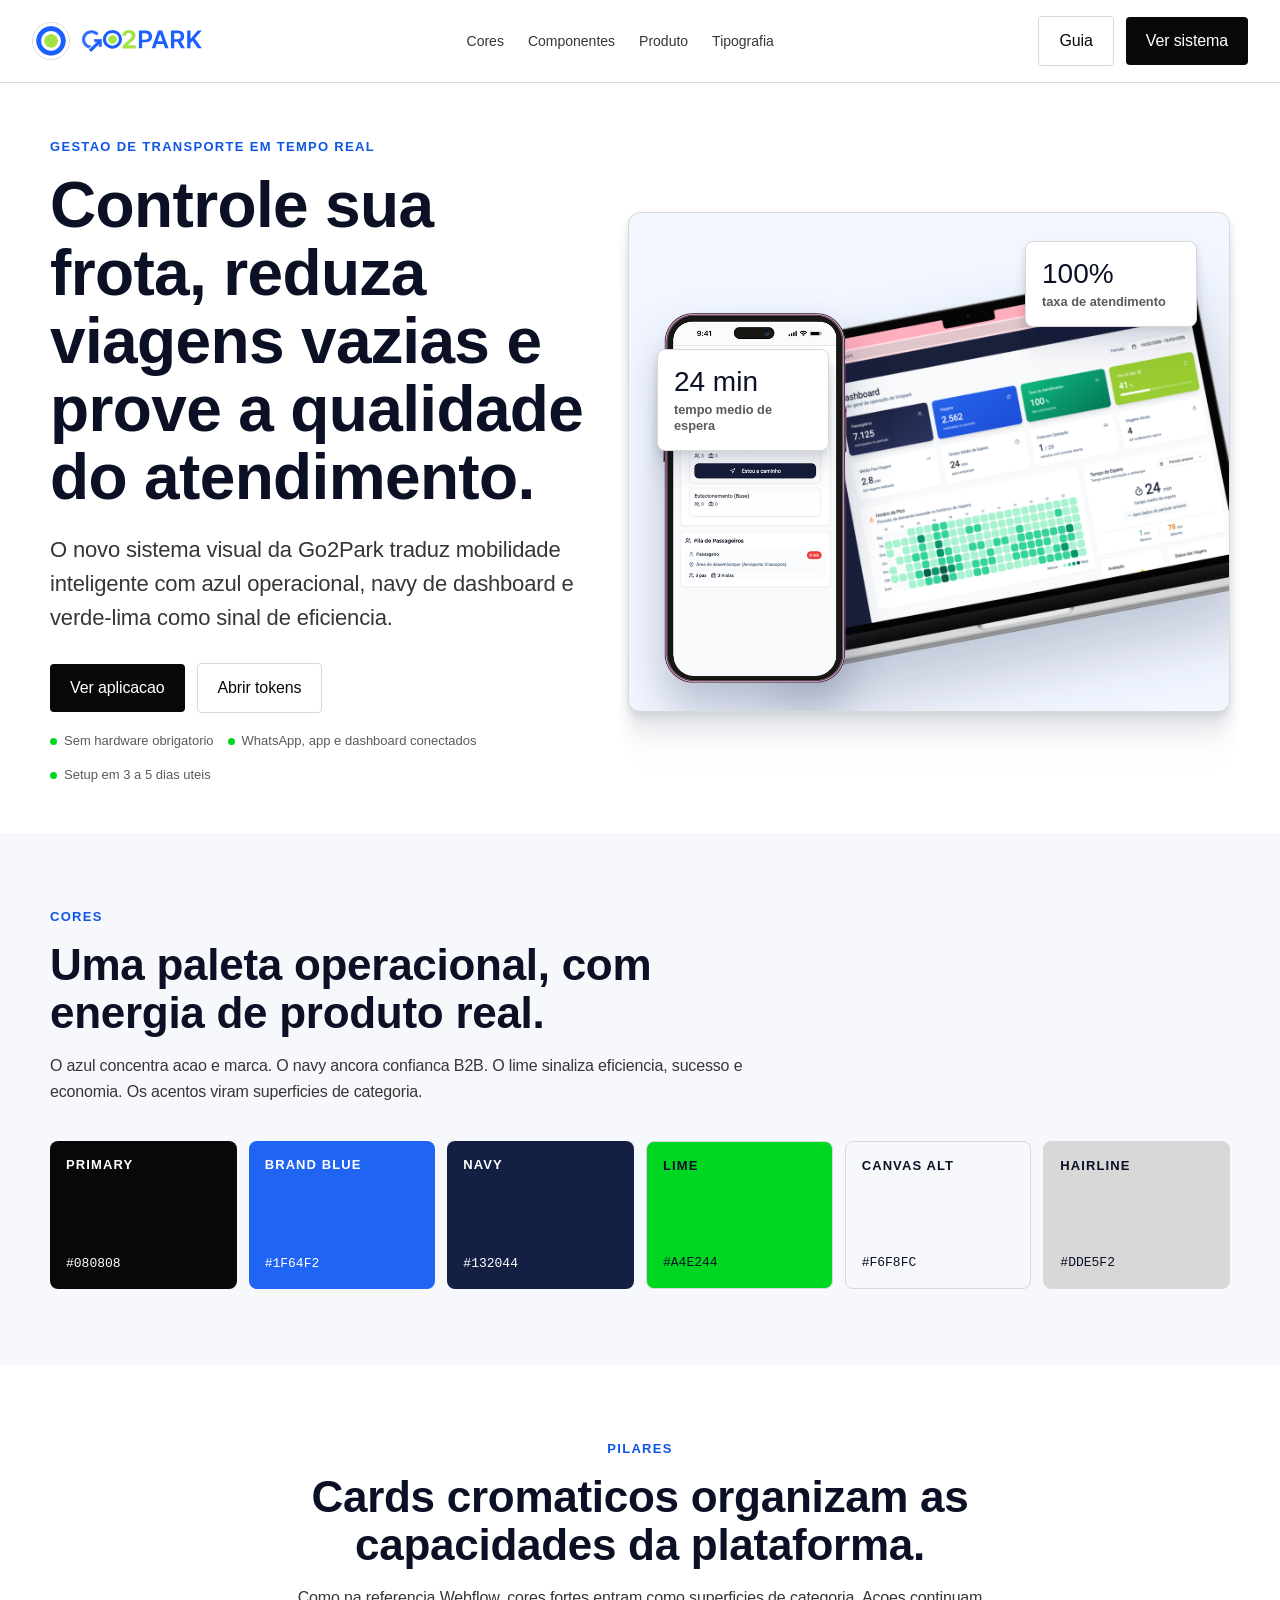
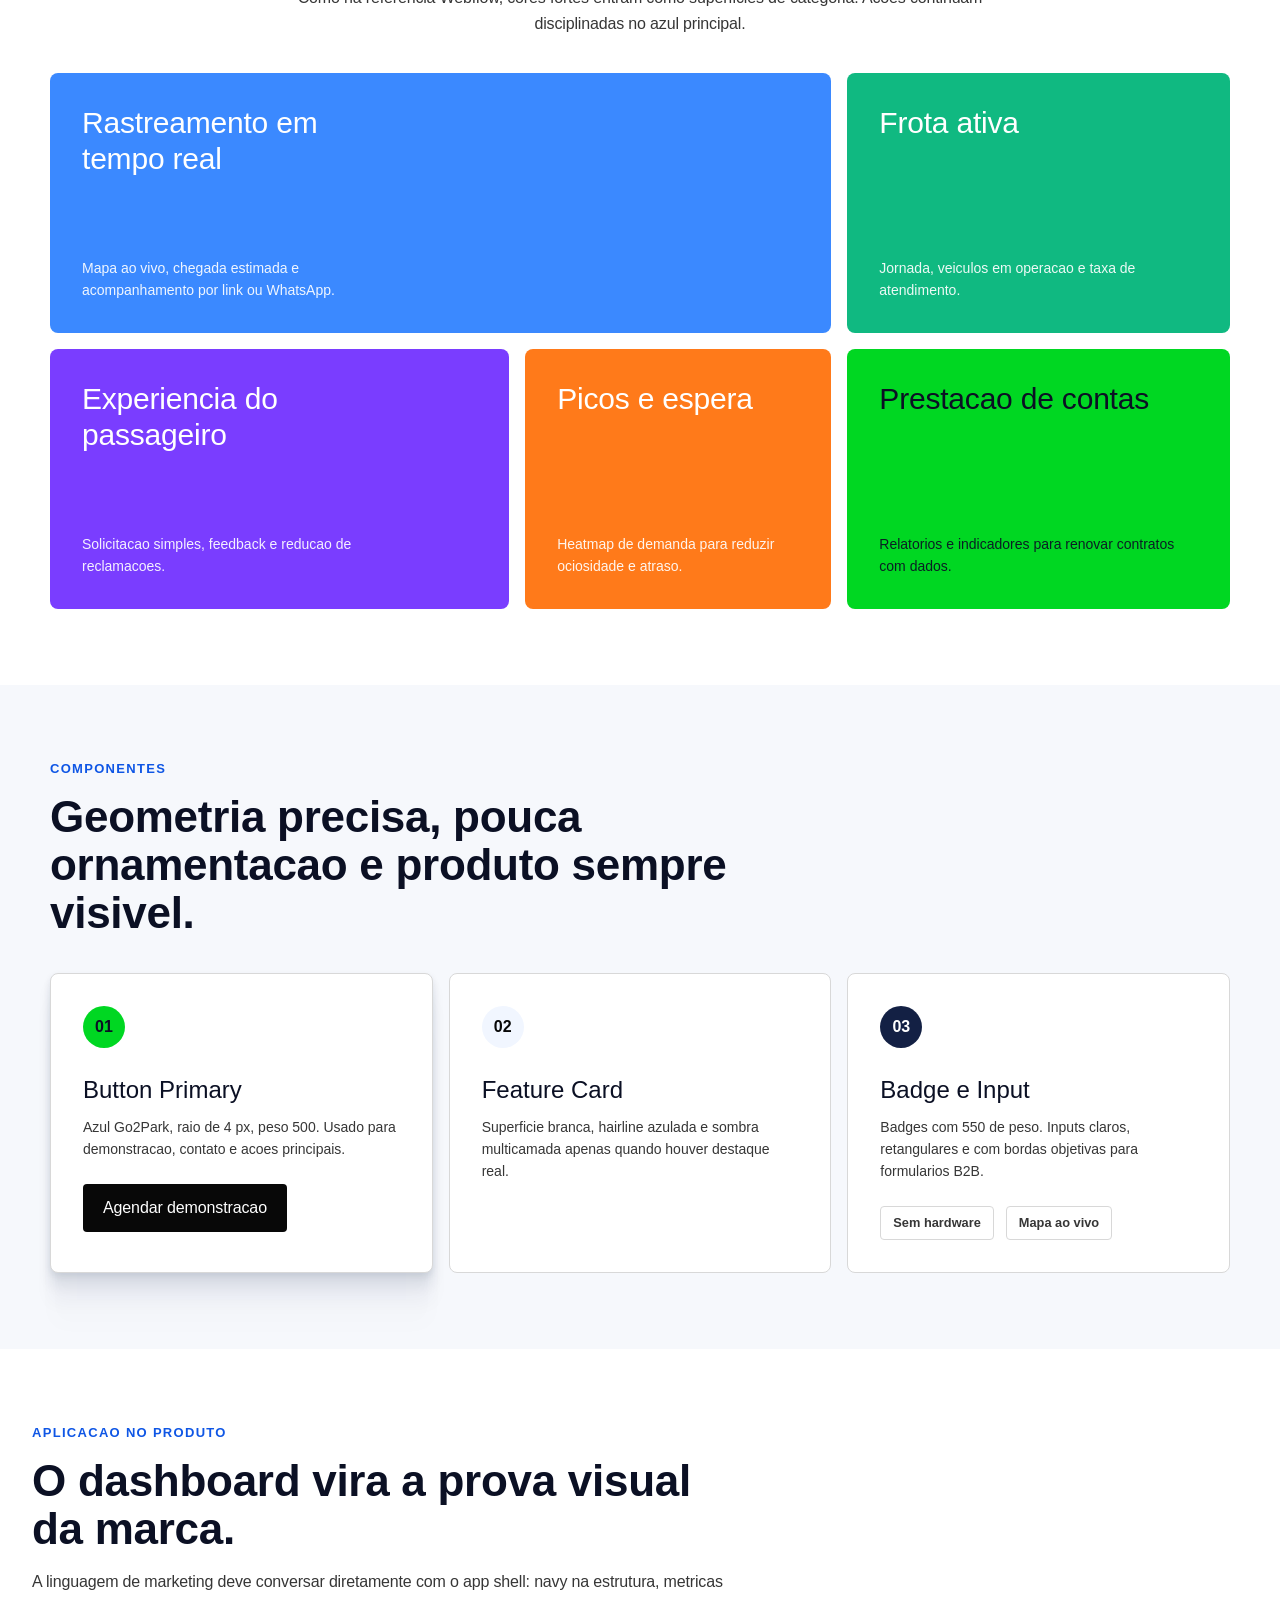
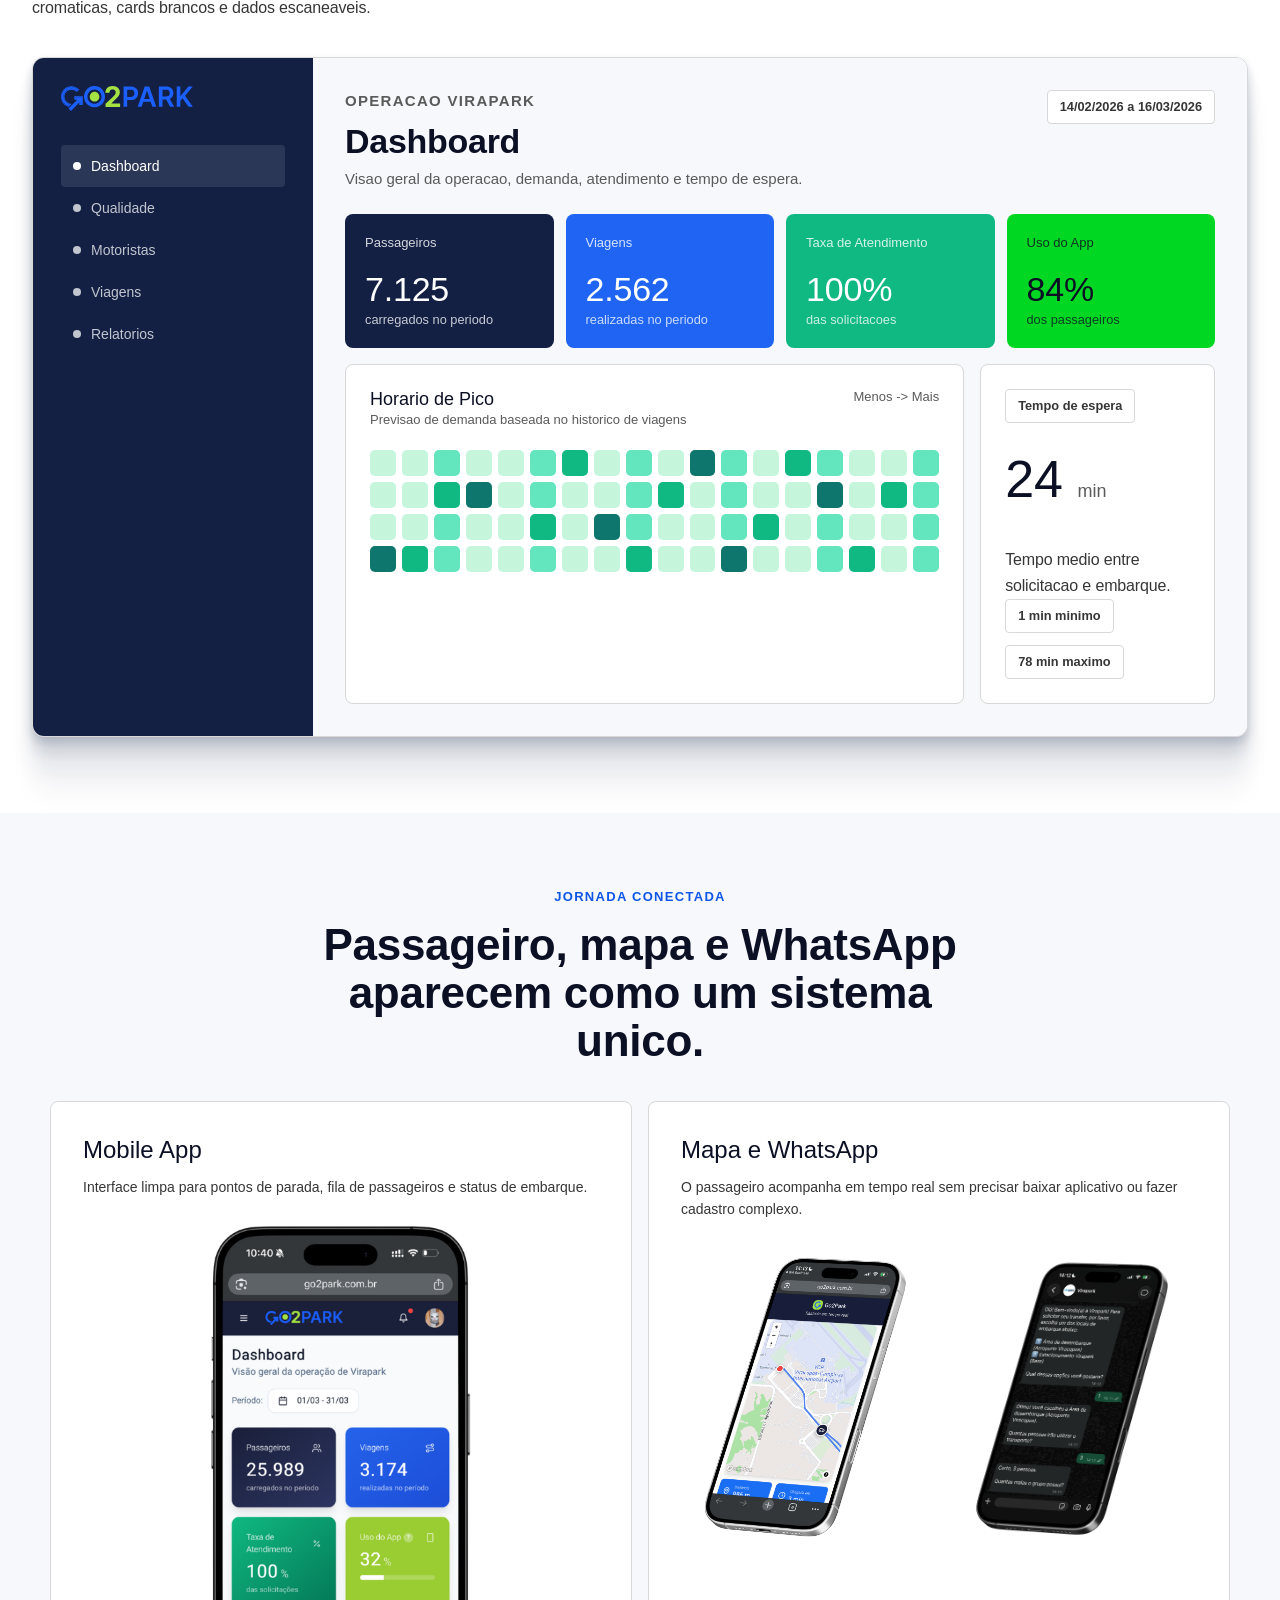
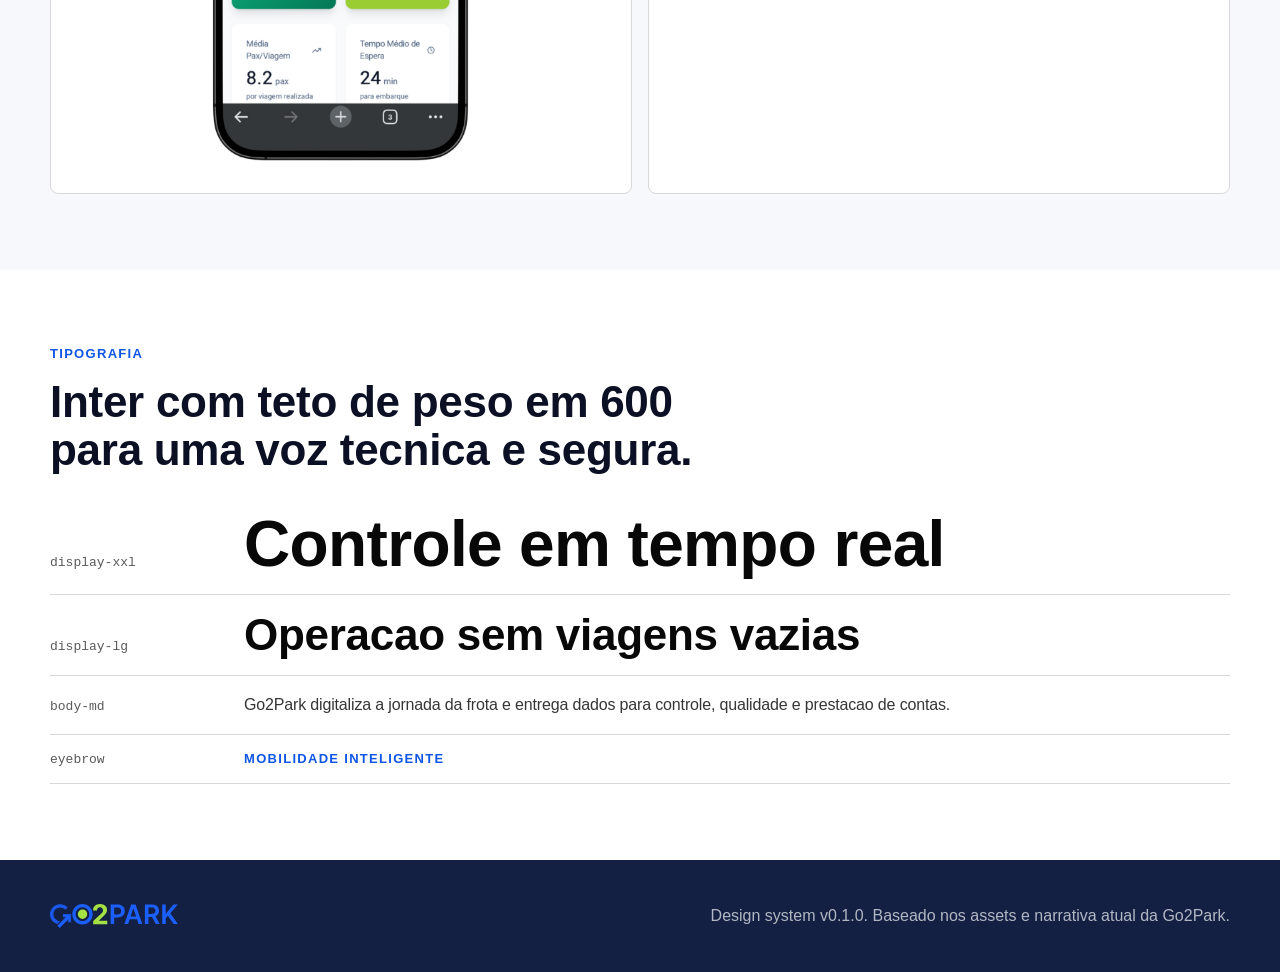
<file: index.html>
<!doctype html>
<html lang="pt-BR">
  <head>
    <meta charset="utf-8" />
    <meta name="viewport" content="width=device-width, initial-scale=1" />
    <title>Go2Park Design System</title>
    <style>
      :root {
        --g2p-primary: #080808;
        --g2p-primary-deep: #222222;
        --g2p-brand-blue: #1f64f2;
        --g2p-brand-blue-deep: #0f56e5;
        --g2p-navy: #132044;
        --g2p-navy-strong: #0b1024;
        --g2p-lime: #00d722;
        --g2p-lime-strong: #00b81d;
        --g2p-brand-lime: #a4e244;
        --g2p-route-blue: #3b89ff;
        --g2p-fleet-green: #10b981;
        --g2p-passenger-purple: #7a3dff;
        --g2p-wait-orange: #ff7a1a;
        --g2p-alert-red: #ef3340;
        --g2p-contract-yellow: #ffb020;
        --g2p-canvas: #ffffff;
        --g2p-canvas-alt: #f6f8fc;
        --g2p-panel-tint: #f1f6ff;
        --g2p-hairline: #d8d8d8;
        --g2p-hairline-strong: #c7d3e6;
        --g2p-ink: #080808;
        --g2p-body: #363636;
        --g2p-body-mid: #5a5a5a;
        --g2p-muted: #898989;
        --radius-sm: 4px;
        --radius-md: 8px;
        --radius-lg: 12px;
        --shadow-2: 0 84px 24px rgba(15, 32, 68, 0), 0 54px 22px rgba(15, 32, 68, 0.01), 0 30px 18px rgba(15, 32, 68, 0.04), 0 13px 13px rgba(15, 32, 68, 0.08), 0 3px 7px rgba(15, 32, 68, 0.09);
        --shadow-3: 0 96px 32px rgba(15, 32, 68, 0), 0 58px 26px rgba(15, 32, 68, 0.04), 0 32px 22px rgba(15, 32, 68, 0.08), 0 14px 14px rgba(15, 32, 68, 0.12), 0 4px 8px rgba(15, 32, 68, 0.14);
      }

      * {
        box-sizing: border-box;
      }

      html {
        scroll-behavior: smooth;
      }

      section {
        scroll-margin-top: 92px;
      }

      body {
        margin: 0;
        background: var(--g2p-canvas);
        color: var(--g2p-ink);
        font-family: Inter, Arial, Helvetica, sans-serif;
        font-feature-settings: "cv02", "cv03", "cv04";
      }

      img {
        display: block;
        max-width: 100%;
      }

      a {
        color: inherit;
        text-decoration: none;
      }

      .shell {
        min-height: 100vh;
      }

      .nav {
        position: sticky;
        top: 0;
        z-index: 10;
        display: flex;
        align-items: center;
        justify-content: space-between;
        gap: 24px;
        padding: 16px 32px;
        background: rgba(255, 255, 255, 0.92);
        border-bottom: 1px solid var(--g2p-hairline);
        backdrop-filter: blur(16px);
      }

      .brand {
        display: flex;
        align-items: center;
        gap: 12px;
        min-width: 154px;
      }

      .brand-mark {
        width: 38px;
        height: 38px;
        border: 1px solid var(--g2p-hairline);
        border-radius: 9999px;
        object-fit: cover;
      }

      .brand-word {
        width: 120px;
      }

      .nav-links {
        display: flex;
        align-items: center;
        gap: 24px;
        color: var(--g2p-body);
        font-size: 14px;
        font-weight: 500;
      }

      .nav-actions {
        display: flex;
        align-items: center;
        gap: 12px;
      }

      .container {
        width: min(1180px, calc(100% - 64px));
        margin: 0 auto;
      }

      .wide-container {
        width: min(1280px, calc(100% - 64px));
        margin: 0 auto;
      }

      .hero {
        padding: 56px 0 48px;
      }

      .hero-grid {
        display: grid;
        grid-template-columns: minmax(0, 0.94fr) minmax(420px, 1.06fr);
        gap: 44px;
        align-items: center;
      }

      .eyebrow {
        margin: 0 0 16px;
        color: var(--g2p-brand-blue-deep);
        font-size: 13px;
        font-weight: 600;
        line-height: 16px;
        letter-spacing: 1.3px;
        text-transform: uppercase;
      }

      h1,
      h2,
      h3,
      p {
        margin-top: 0;
      }

      h1 {
        max-width: 760px;
        margin-bottom: 22px;
        color: var(--g2p-navy-strong);
        font-size: 64px;
        font-weight: 600;
        line-height: 68px;
        letter-spacing: -0.64px;
      }

      h2 {
        margin-bottom: 16px;
        color: var(--g2p-navy-strong);
        font-size: 44px;
        font-weight: 600;
        line-height: 48px;
        letter-spacing: -0.28px;
      }

      h3 {
        margin-bottom: 10px;
        color: var(--g2p-navy-strong);
        font-size: 24px;
        font-weight: 500;
        line-height: 32px;
      }

      .lead {
        max-width: 620px;
        margin-bottom: 28px;
        color: var(--g2p-body);
        font-size: 22px;
        font-weight: 400;
        line-height: 34px;
        letter-spacing: -0.16px;
      }

      .button-row {
        display: flex;
        flex-wrap: wrap;
        gap: 12px;
        align-items: center;
      }

      .button {
        display: inline-flex;
        min-height: 48px;
        align-items: center;
        justify-content: center;
        gap: 8px;
        border-radius: var(--radius-sm);
        padding: 12px 20px;
        font-size: 16px;
        font-weight: 500;
        line-height: 24px;
        letter-spacing: -0.12px;
        white-space: nowrap;
      }

      .button-primary {
        background: var(--g2p-primary);
        color: #ffffff;
      }

      .button-secondary {
        background: #ffffff;
        border: 1px solid var(--g2p-hairline);
        color: var(--g2p-ink);
      }

      .button-lime {
        background: var(--g2p-lime);
        color: var(--g2p-navy-strong);
      }

      .hero-notes {
        display: flex;
        flex-wrap: wrap;
        gap: 14px;
        margin-top: 18px;
        color: var(--g2p-body-mid);
        font-size: 13px;
        line-height: 20px;
      }

      .note {
        display: inline-flex;
        align-items: center;
        gap: 7px;
      }

      .note::before {
        width: 7px;
        height: 7px;
        background: var(--g2p-lime);
        border-radius: 9999px;
        content: "";
      }

      .hero-visual {
        position: relative;
        min-height: 500px;
        padding: 26px;
        overflow: hidden;
        background: var(--g2p-panel-tint);
        border: 1px solid var(--g2p-hairline);
        border-radius: var(--radius-lg);
        box-shadow: var(--shadow-2);
      }

      .dashboard-mockup {
        position: absolute;
        right: -68px;
        bottom: 28px;
        width: min(760px, 108%);
        filter: drop-shadow(0 36px 32px rgba(19, 32, 68, 0.22));
      }

      .phone-mockup {
        position: absolute;
        left: 34px;
        bottom: 28px;
        width: 184px;
        filter: drop-shadow(0 26px 22px rgba(19, 32, 68, 0.26));
      }

      .floating-metric {
        position: absolute;
        z-index: 2;
        width: 172px;
        padding: 16px;
        background: #ffffff;
        border: 1px solid var(--g2p-hairline);
        border-radius: var(--radius-md);
        box-shadow: var(--shadow-2);
      }

      .floating-metric strong {
        display: block;
        color: var(--g2p-navy-strong);
        font-size: 28px;
        font-weight: 500;
        line-height: 32px;
      }

      .floating-metric span {
        display: block;
        margin-top: 4px;
        color: var(--g2p-body-mid);
        font-size: 12.8px;
        font-weight: 550;
        line-height: 16px;
      }

      .metric-a {
        top: 28px;
        right: 32px;
      }

      .metric-b {
        top: 136px;
        left: 28px;
      }

      .band {
        padding: 76px 0;
      }

      .band-alt {
        background: var(--g2p-canvas-alt);
      }

      .section-head {
        max-width: 720px;
        margin-bottom: 36px;
      }

      .section-head.center {
        margin-right: auto;
        margin-left: auto;
        text-align: center;
      }

      .section-copy {
        margin-bottom: 0;
        color: var(--g2p-body);
        font-size: 16px;
        line-height: 26px;
        letter-spacing: -0.16px;
      }

      .swatch-grid {
        display: grid;
        grid-template-columns: repeat(6, minmax(0, 1fr));
        gap: 12px;
      }

      .swatch {
        min-height: 148px;
        display: flex;
        flex-direction: column;
        justify-content: space-between;
        padding: 16px;
        border-radius: var(--radius-md);
        color: #ffffff;
      }

      .swatch.light {
        color: var(--g2p-navy-strong);
        border: 1px solid var(--g2p-hairline);
      }

      .swatch-name {
        font-size: 13px;
        font-weight: 600;
        line-height: 16px;
        letter-spacing: 1.1px;
        text-transform: uppercase;
      }

      .swatch-value {
        font-family: Inconsolata, "DM Mono", ui-monospace, monospace;
        font-size: 13px;
        line-height: 18px;
      }

      .card-grid {
        display: grid;
        grid-template-columns: repeat(3, minmax(0, 1fr));
        gap: 16px;
      }

      .feature-card,
      .component-card {
        min-height: 238px;
        padding: 32px;
        background: #ffffff;
        border: 1px solid var(--g2p-hairline);
        border-radius: var(--radius-md);
      }

      .feature-card.elevated {
        box-shadow: var(--shadow-2);
      }

      .feature-icon {
        display: grid;
        width: 42px;
        height: 42px;
        margin-bottom: 26px;
        place-items: center;
        border-radius: 9999px;
        color: var(--g2p-navy-strong);
        font-weight: 600;
      }

      .feature-card p,
      .component-card p {
        margin-bottom: 0;
        color: var(--g2p-body);
        font-size: 14px;
        line-height: 22px;
      }

      .category-grid {
        display: grid;
        grid-template-columns: 1.2fr 0.8fr 1fr;
        gap: 16px;
      }

      .category-card {
        min-height: 260px;
        display: flex;
        flex-direction: column;
        justify-content: space-between;
        padding: 32px;
        border-radius: var(--radius-md);
        color: #ffffff;
      }

      .category-card strong {
        display: block;
        max-width: 320px;
        font-size: 30px;
        font-weight: 500;
        line-height: 36px;
        letter-spacing: -0.2px;
      }

      .category-card span {
        max-width: 300px;
        font-size: 14px;
        line-height: 22px;
        opacity: 0.92;
      }

      .category-card.lime {
        color: var(--g2p-navy-strong);
      }

      .category-card.large {
        grid-column: span 2;
      }

      .product-frame {
        display: grid;
        grid-template-columns: 280px minmax(0, 1fr);
        min-height: 620px;
        overflow: hidden;
        background: #ffffff;
        border: 1px solid var(--g2p-hairline);
        border-radius: var(--radius-lg);
        box-shadow: var(--shadow-3);
      }

      .sidebar {
        padding: 28px;
        background: var(--g2p-navy);
        color: #ffffff;
      }

      .sidebar .brand-word {
        width: 132px;
        margin-bottom: 34px;
      }

      .side-link {
        display: flex;
        align-items: center;
        gap: 10px;
        min-height: 42px;
        padding: 10px 12px;
        border-radius: var(--radius-sm);
        color: rgba(255, 255, 255, 0.74);
        font-size: 14px;
        font-weight: 500;
      }

      .side-link.active {
        background: rgba(255, 255, 255, 0.1);
        color: #ffffff;
      }

      .side-dot {
        width: 8px;
        height: 8px;
        border-radius: 9999px;
        background: currentColor;
      }

      .product-main {
        padding: 32px;
        background: var(--g2p-canvas-alt);
      }

      .product-top {
        display: flex;
        align-items: flex-start;
        justify-content: space-between;
        gap: 24px;
        margin-bottom: 24px;
      }

      .product-top p {
        margin-bottom: 0;
        color: var(--g2p-body-mid);
        font-size: 15px;
        line-height: 22px;
      }

      .chip {
        display: inline-flex;
        align-items: center;
        justify-content: center;
        min-height: 34px;
        padding: 8px 12px;
        border: 1px solid var(--g2p-hairline);
        border-radius: var(--radius-sm);
        background: #ffffff;
        color: var(--g2p-body);
        font-size: 12.8px;
        font-weight: 550;
        line-height: 16px;
      }

      .metric-grid {
        display: grid;
        grid-template-columns: repeat(4, minmax(0, 1fr));
        gap: 12px;
        margin-bottom: 16px;
      }

      .dash-card {
        min-height: 132px;
        padding: 20px;
        border-radius: var(--radius-md);
        background: #ffffff;
        border: 1px solid var(--g2p-hairline);
      }

      .dash-card.dark,
      .dash-card.blue,
      .dash-card.green,
      .dash-card.lime {
        color: #ffffff;
        border: 0;
      }

      .dash-card.dark {
        background: var(--g2p-navy);
      }

      .dash-card.blue {
        background: var(--g2p-brand-blue);
      }

      .dash-card.green {
        background: var(--g2p-fleet-green);
      }

      .dash-card.lime {
        background: var(--g2p-lime);
        color: var(--g2p-navy-strong);
      }

      .dash-label {
        display: block;
        margin-bottom: 18px;
        font-size: 13px;
        line-height: 18px;
        opacity: 0.82;
      }

      .dash-value {
        display: block;
        font-size: 34px;
        font-weight: 500;
        line-height: 38px;
        letter-spacing: -0.2px;
      }

      .dash-caption {
        display: block;
        margin-top: 4px;
        font-size: 12.8px;
        line-height: 16px;
        opacity: 0.76;
      }

      .data-grid {
        display: grid;
        grid-template-columns: 1.45fr 0.55fr;
        gap: 16px;
      }

      .heatmap,
      .wait-card {
        padding: 24px;
        background: #ffffff;
        border: 1px solid var(--g2p-hairline);
        border-radius: var(--radius-md);
      }

      .heatmap-title {
        display: flex;
        justify-content: space-between;
        gap: 16px;
        margin-bottom: 22px;
      }

      .heatmap-title strong {
        color: var(--g2p-navy-strong);
        font-size: 18px;
        font-weight: 500;
      }

      .heatmap-title span {
        color: var(--g2p-body-mid);
        font-size: 13px;
      }

      .heatmap-cells {
        display: grid;
        grid-template-columns: repeat(18, 1fr);
        gap: 6px;
      }

      .heatmap-cells i {
        aspect-ratio: 1;
        border-radius: 5px;
        background: #c5f6dc;
      }

      .heatmap-cells i:nth-child(3n) {
        background: #63e6be;
      }

      .heatmap-cells i:nth-child(7n) {
        background: #10b981;
      }

      .heatmap-cells i:nth-child(11n) {
        background: #0f766e;
      }

      .wait-card {
        display: flex;
        flex-direction: column;
        justify-content: space-between;
      }

      .wait-number {
        margin: 28px 0;
        color: var(--g2p-navy-strong);
        font-size: 52px;
        font-weight: 500;
        line-height: 56px;
      }

      .wait-number span {
        color: var(--g2p-body-mid);
        font-size: 18px;
      }

      .component-grid {
        display: grid;
        grid-template-columns: repeat(2, minmax(0, 1fr));
        gap: 16px;
      }

      .type-sample {
        display: grid;
        gap: 16px;
      }

      .type-row {
        display: grid;
        grid-template-columns: 170px minmax(0, 1fr);
        gap: 24px;
        align-items: baseline;
        padding-bottom: 16px;
        border-bottom: 1px solid var(--g2p-hairline);
      }

      .type-token {
        color: var(--g2p-body-mid);
        font-family: Inconsolata, "DM Mono", ui-monospace, monospace;
        font-size: 13px;
      }

      .footer {
        padding: 44px 0;
        background: var(--g2p-navy);
        color: rgba(255, 255, 255, 0.68);
      }

      .footer-inner {
        display: flex;
        align-items: center;
        justify-content: space-between;
        gap: 24px;
      }

      .footer img {
        width: 128px;
      }

      @media (max-width: 1040px) {
        .hero-grid,
        .product-frame {
          grid-template-columns: 1fr;
        }

        .hero-visual {
          min-height: 560px;
        }

        .sidebar {
          display: none;
        }

        .swatch-grid {
          grid-template-columns: repeat(3, minmax(0, 1fr));
        }

        .metric-grid,
        .card-grid,
        .category-grid,
        .data-grid {
          grid-template-columns: repeat(2, minmax(0, 1fr));
        }

        .category-card.large {
          grid-column: span 2;
        }
      }

      @media (max-width: 720px) {
        .container,
        .wide-container {
          width: min(100% - 40px, 1180px);
        }

        .nav {
          padding: 14px 20px;
        }

        .nav-links {
          display: none;
        }

        .nav-actions .button-secondary {
          display: none;
        }

        .hero {
          padding-top: 48px;
        }

        h1 {
          font-size: 44px;
          line-height: 48px;
          letter-spacing: -0.44px;
        }

        h2 {
          font-size: 34px;
          line-height: 38px;
          letter-spacing: -0.2px;
        }

        .lead {
          font-size: 18px;
          line-height: 29px;
        }

        .hero-visual {
          min-height: 480px;
          padding: 18px;
        }

        .dashboard-mockup {
          right: -170px;
          bottom: 42px;
          width: 680px;
        }

        .phone-mockup {
          left: 18px;
          width: 150px;
        }

        .floating-metric {
          width: 150px;
        }

        .metric-a {
          right: 16px;
        }

        .metric-b {
          top: 118px;
          left: 16px;
        }

        .swatch-grid,
        .metric-grid,
        .card-grid,
        .category-grid,
        .data-grid,
        .component-grid {
          grid-template-columns: 1fr;
        }

        .category-card.large {
          grid-column: span 1;
        }

        .product-main {
          padding: 20px;
        }

        .heatmap-cells {
          grid-template-columns: repeat(9, 1fr);
        }

        .type-row {
          grid-template-columns: 1fr;
          gap: 8px;
        }

        .footer-inner {
          align-items: flex-start;
          flex-direction: column;
        }
      }
    </style>
  </head>
  <body>
    <div class="shell">
      <nav class="nav">
        <a href="#" class="brand" aria-label="Go2Park">
          <img class="brand-mark" src="assets/go2park-icon.png" alt="" />
          <img class="brand-word" src="assets/go2park-logo.svg" alt="Go2Park" />
        </a>
        <div class="nav-links" aria-label="Navegacao">
          <a href="#colors">Cores</a>
          <a href="#components">Componentes</a>
          <a href="#product">Produto</a>
          <a href="#typography">Tipografia</a>
        </div>
        <div class="nav-actions">
          <a class="button button-secondary" href="docs/design-system.md">Guia</a>
          <a class="button button-primary" href="#components">Ver sistema</a>
        </div>
      </nav>

      <main>
        <section class="hero">
          <div class="container hero-grid">
            <div>
              <p class="eyebrow">Gestao de transporte em tempo real</p>
              <h1>Controle sua frota, reduza viagens vazias e prove a qualidade do atendimento.</h1>
              <p class="lead">O novo sistema visual da Go2Park traduz mobilidade inteligente com azul operacional, navy de dashboard e verde-lima como sinal de eficiencia.</p>
              <div class="button-row">
                <a class="button button-primary" href="#product">Ver aplicacao</a>
                <a class="button button-secondary" href="docs/tokens.go2park.json">Abrir tokens</a>
              </div>
              <div class="hero-notes">
                <span class="note">Sem hardware obrigatorio</span>
                <span class="note">WhatsApp, app e dashboard conectados</span>
                <span class="note">Setup em 3 a 5 dias uteis</span>
              </div>
            </div>

            <div class="hero-visual" aria-label="Mockups do produto Go2Park">
              <div class="floating-metric metric-a">
                <strong>100%</strong>
                <span>taxa de atendimento</span>
              </div>
              <div class="floating-metric metric-b">
                <strong>24 min</strong>
                <span>tempo medio de espera</span>
              </div>
              <img class="dashboard-mockup" src="assets/mockup-macbook-dashboard.png" alt="Dashboard Go2Park em um notebook" />
              <img class="phone-mockup" src="assets/mockup-iphone-go2park.png" alt="Aplicativo Go2Park no celular" />
            </div>
          </div>
        </section>

        <section id="colors" class="band band-alt">
          <div class="container">
            <div class="section-head">
              <p class="eyebrow">Cores</p>
              <h2>Uma paleta operacional, com energia de produto real.</h2>
              <p class="section-copy">O azul concentra acao e marca. O navy ancora confianca B2B. O lime sinaliza eficiencia, sucesso e economia. Os acentos viram superficies de categoria.</p>
            </div>
            <div class="swatch-grid">
              <div class="swatch" style="background: var(--g2p-primary)"><span class="swatch-name">Primary</span><span class="swatch-value">#080808</span></div>
              <div class="swatch" style="background: var(--g2p-brand-blue)"><span class="swatch-name">Brand Blue</span><span class="swatch-value">#1F64F2</span></div>
              <div class="swatch" style="background: var(--g2p-navy)"><span class="swatch-name">Navy</span><span class="swatch-value">#132044</span></div>
              <div class="swatch light" style="background: var(--g2p-lime)"><span class="swatch-name">Lime</span><span class="swatch-value">#A4E244</span></div>
              <div class="swatch light" style="background: var(--g2p-canvas-alt)"><span class="swatch-name">Canvas Alt</span><span class="swatch-value">#F6F8FC</span></div>
              <div class="swatch light" style="background: var(--g2p-hairline)"><span class="swatch-name">Hairline</span><span class="swatch-value">#DDE5F2</span></div>
            </div>
          </div>
        </section>

        <section class="band">
          <div class="container">
            <div class="section-head center">
              <p class="eyebrow">Pilares</p>
              <h2>Cards cromaticos organizam as capacidades da plataforma.</h2>
              <p class="section-copy">Como na referencia Webflow, cores fortes entram como superficies de categoria. Acoes continuam disciplinadas no azul principal.</p>
            </div>
            <div class="category-grid">
              <div class="category-card large" style="background: var(--g2p-route-blue)">
                <strong>Rastreamento em tempo real</strong>
                <span>Mapa ao vivo, chegada estimada e acompanhamento por link ou WhatsApp.</span>
              </div>
              <div class="category-card" style="background: var(--g2p-fleet-green)">
                <strong>Frota ativa</strong>
                <span>Jornada, veiculos em operacao e taxa de atendimento.</span>
              </div>
              <div class="category-card" style="background: var(--g2p-passenger-purple)">
                <strong>Experiencia do passageiro</strong>
                <span>Solicitacao simples, feedback e reducao de reclamacoes.</span>
              </div>
              <div class="category-card" style="background: var(--g2p-wait-orange)">
                <strong>Picos e espera</strong>
                <span>Heatmap de demanda para reduzir ociosidade e atraso.</span>
              </div>
              <div class="category-card lime" style="background: var(--g2p-lime)">
                <strong>Prestacao de contas</strong>
                <span>Relatorios e indicadores para renovar contratos com dados.</span>
              </div>
            </div>
          </div>
        </section>

        <section id="components" class="band band-alt">
          <div class="container">
            <div class="section-head">
              <p class="eyebrow">Componentes</p>
              <h2>Geometria precisa, pouca ornamentacao e produto sempre visivel.</h2>
            </div>
            <div class="card-grid">
              <article class="feature-card elevated">
                <div class="feature-icon" style="background: var(--g2p-lime)">01</div>
                <h3>Button Primary</h3>
                <p>Azul Go2Park, raio de 4 px, peso 500. Usado para demonstracao, contato e acoes principais.</p>
                <div class="button-row" style="margin-top: 24px">
                  <a class="button button-primary" href="#">Agendar demonstracao</a>
                </div>
              </article>
              <article class="feature-card">
                <div class="feature-icon" style="background: var(--g2p-panel-tint); color: var(--g2p-primary)">02</div>
                <h3>Feature Card</h3>
                <p>Superficie branca, hairline azulada e sombra multicamada apenas quando houver destaque real.</p>
              </article>
              <article class="feature-card">
                <div class="feature-icon" style="background: var(--g2p-navy); color: #fff">03</div>
                <h3>Badge e Input</h3>
                <p>Badges com 550 de peso. Inputs claros, retangulares e com bordas objetivas para formularios B2B.</p>
                <div class="button-row" style="margin-top: 24px">
                  <span class="chip">Sem hardware</span>
                  <span class="chip">Mapa ao vivo</span>
                </div>
              </article>
            </div>
          </div>
        </section>

        <section id="product" class="band">
          <div class="wide-container">
            <div class="section-head">
              <p class="eyebrow">Aplicacao no produto</p>
              <h2>O dashboard vira a prova visual da marca.</h2>
              <p class="section-copy">A linguagem de marketing deve conversar diretamente com o app shell: navy na estrutura, metricas cromaticas, cards brancos e dados escaneaveis.</p>
            </div>
            <div class="product-frame">
              <aside class="sidebar">
                <img class="brand-word" src="assets/go2park-logo.svg" alt="Go2Park" />
                <a class="side-link active" href="#"><span class="side-dot"></span>Dashboard</a>
                <a class="side-link" href="#"><span class="side-dot"></span>Qualidade</a>
                <a class="side-link" href="#"><span class="side-dot"></span>Motoristas</a>
                <a class="side-link" href="#"><span class="side-dot"></span>Viagens</a>
                <a class="side-link" href="#"><span class="side-dot"></span>Relatorios</a>
              </aside>
              <div class="product-main">
                <div class="product-top">
                  <div>
                    <p class="eyebrow" style="margin-bottom: 10px">Operacao Virapark</p>
                    <h2 style="font-size: 34px; line-height: 38px; margin-bottom: 8px">Dashboard</h2>
                    <p>Visao geral da operacao, demanda, atendimento e tempo de espera.</p>
                  </div>
                  <span class="chip">14/02/2026 a 16/03/2026</span>
                </div>
                <div class="metric-grid">
                  <div class="dash-card dark"><span class="dash-label">Passageiros</span><strong class="dash-value">7.125</strong><span class="dash-caption">carregados no periodo</span></div>
                  <div class="dash-card blue"><span class="dash-label">Viagens</span><strong class="dash-value">2.562</strong><span class="dash-caption">realizadas no periodo</span></div>
                  <div class="dash-card green"><span class="dash-label">Taxa de Atendimento</span><strong class="dash-value">100%</strong><span class="dash-caption">das solicitacoes</span></div>
                  <div class="dash-card lime"><span class="dash-label">Uso do App</span><strong class="dash-value">84%</strong><span class="dash-caption">dos passageiros</span></div>
                </div>
                <div class="data-grid">
                  <div class="heatmap">
                    <div class="heatmap-title">
                      <div>
                        <strong>Horario de Pico</strong><br />
                        <span>Previsao de demanda baseada no historico de viagens</span>
                      </div>
                      <span>Menos -> Mais</span>
                    </div>
                    <div class="heatmap-cells" aria-hidden="true">
                      <i></i><i></i><i></i><i></i><i></i><i></i><i></i><i></i><i></i><i></i><i></i><i></i><i></i><i></i><i></i><i></i><i></i><i></i>
                      <i></i><i></i><i></i><i></i><i></i><i></i><i></i><i></i><i></i><i></i><i></i><i></i><i></i><i></i><i></i><i></i><i></i><i></i>
                      <i></i><i></i><i></i><i></i><i></i><i></i><i></i><i></i><i></i><i></i><i></i><i></i><i></i><i></i><i></i><i></i><i></i><i></i>
                      <i></i><i></i><i></i><i></i><i></i><i></i><i></i><i></i><i></i><i></i><i></i><i></i><i></i><i></i><i></i><i></i><i></i><i></i>
                    </div>
                  </div>
                  <div class="wait-card">
                    <div>
                      <span class="chip">Tempo de espera</span>
                      <div class="wait-number">24 <span>min</span></div>
                      <p class="section-copy">Tempo medio entre solicitacao e embarque.</p>
                    </div>
                    <div class="button-row">
                      <span class="chip">1 min minimo</span>
                      <span class="chip">78 min maximo</span>
                    </div>
                  </div>
                </div>
              </div>
            </div>
          </div>
        </section>

        <section class="band band-alt">
          <div class="container">
            <div class="section-head center">
              <p class="eyebrow">Jornada conectada</p>
              <h2>Passageiro, mapa e WhatsApp aparecem como um sistema unico.</h2>
            </div>
            <div class="component-grid">
              <article class="component-card">
                <h3>Mobile App</h3>
                <p>Interface limpa para pontos de parada, fila de passageiros e status de embarque.</p>
                <img src="assets/mockup-iphone-dashboard.png" alt="Dashboard Go2Park no celular" style="width: 260px; margin: 28px auto 0" />
              </article>
              <article class="component-card">
                <h3>Mapa e WhatsApp</h3>
                <p>O passageiro acompanha em tempo real sem precisar baixar aplicativo ou fazer cadastro complexo.</p>
                <div style="display: grid; grid-template-columns: 1fr 1fr; gap: 18px; align-items: end; margin-top: 28px">
                  <img src="assets/mockup-iphone-map.png" alt="Mapa Go2Park no celular" />
                  <img src="assets/mockup-iphone-whatsapp.png" alt="Atendimento Go2Park pelo WhatsApp" />
                </div>
              </article>
            </div>
          </div>
        </section>

        <section id="typography" class="band">
          <div class="container">
            <div class="section-head">
              <p class="eyebrow">Tipografia</p>
              <h2>Inter com teto de peso em 600 para uma voz tecnica e segura.</h2>
            </div>
            <div class="type-sample">
              <div class="type-row">
                <span class="type-token">display-xxl</span>
                <span style="font-size: 64px; font-weight: 600; line-height: 68px; letter-spacing: -0.64px">Controle em tempo real</span>
              </div>
              <div class="type-row">
                <span class="type-token">display-lg</span>
                <span style="font-size: 44px; font-weight: 600; line-height: 48px; letter-spacing: -0.28px">Operacao sem viagens vazias</span>
              </div>
              <div class="type-row">
                <span class="type-token">body-md</span>
                <span style="color: var(--g2p-body); font-size: 16px; line-height: 26px; letter-spacing: -0.16px">Go2Park digitaliza a jornada da frota e entrega dados para controle, qualidade e prestacao de contas.</span>
              </div>
              <div class="type-row">
                <span class="type-token">eyebrow</span>
                <span class="eyebrow" style="margin: 0">Mobilidade inteligente</span>
              </div>
            </div>
          </div>
        </section>
      </main>

      <footer class="footer">
        <div class="container footer-inner">
          <img src="assets/go2park-logo.svg" alt="Go2Park" />
          <span>Design system v0.1.0. Baseado nos assets e narrativa atual da Go2Park.</span>
        </div>
      </footer>
    </div>
  </body>
</html>
</file>
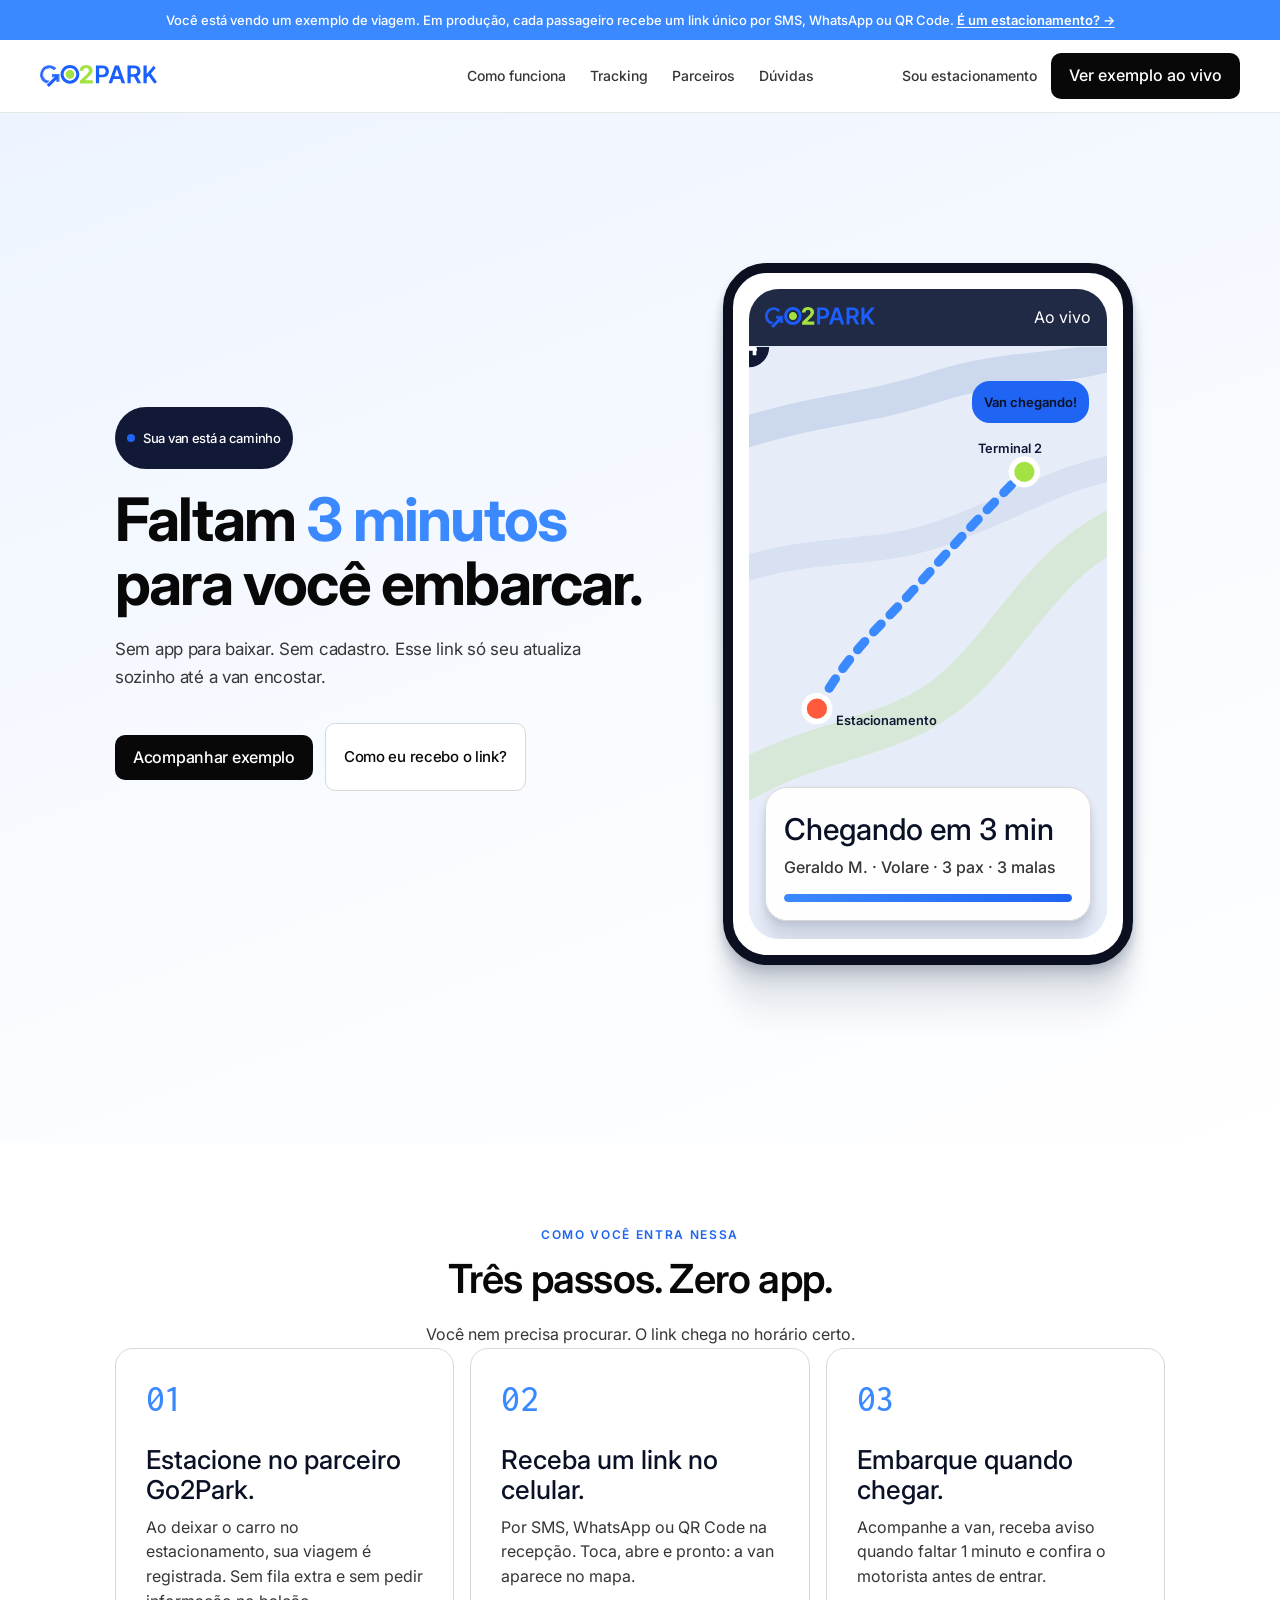
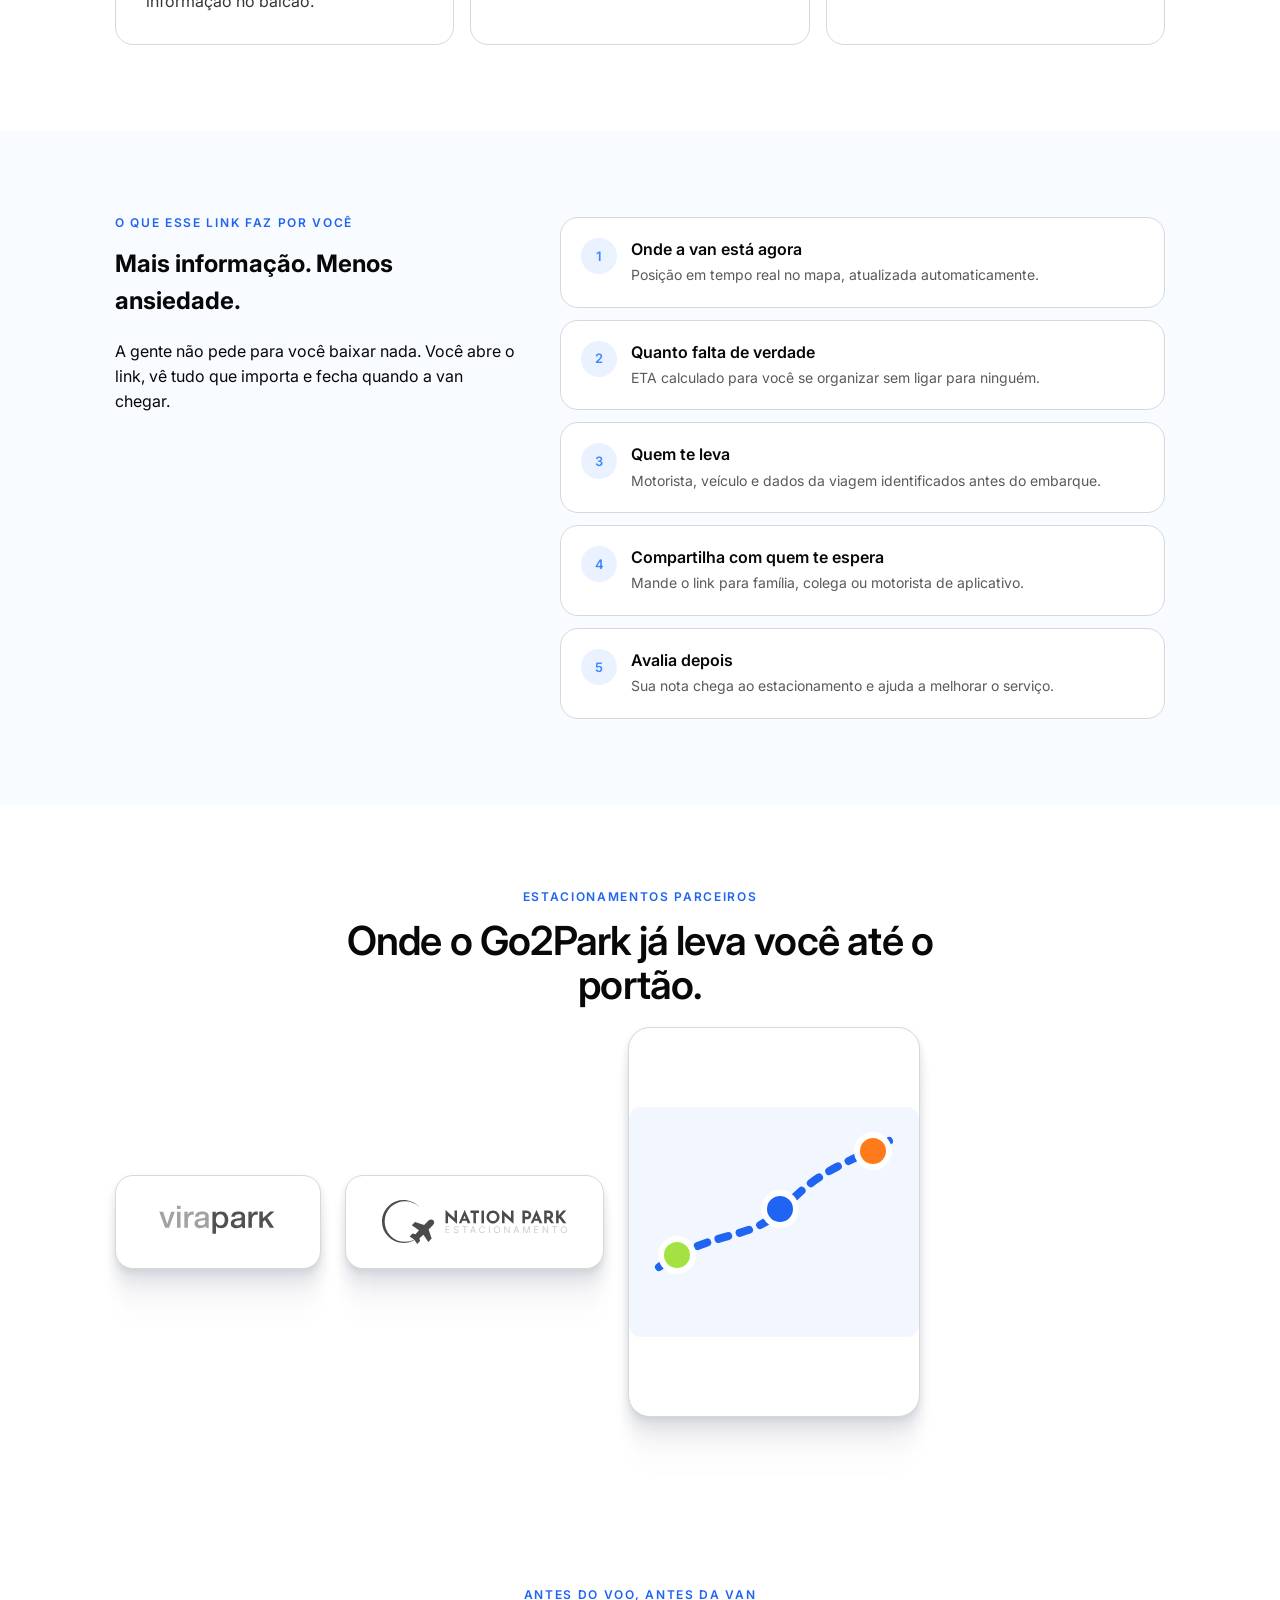
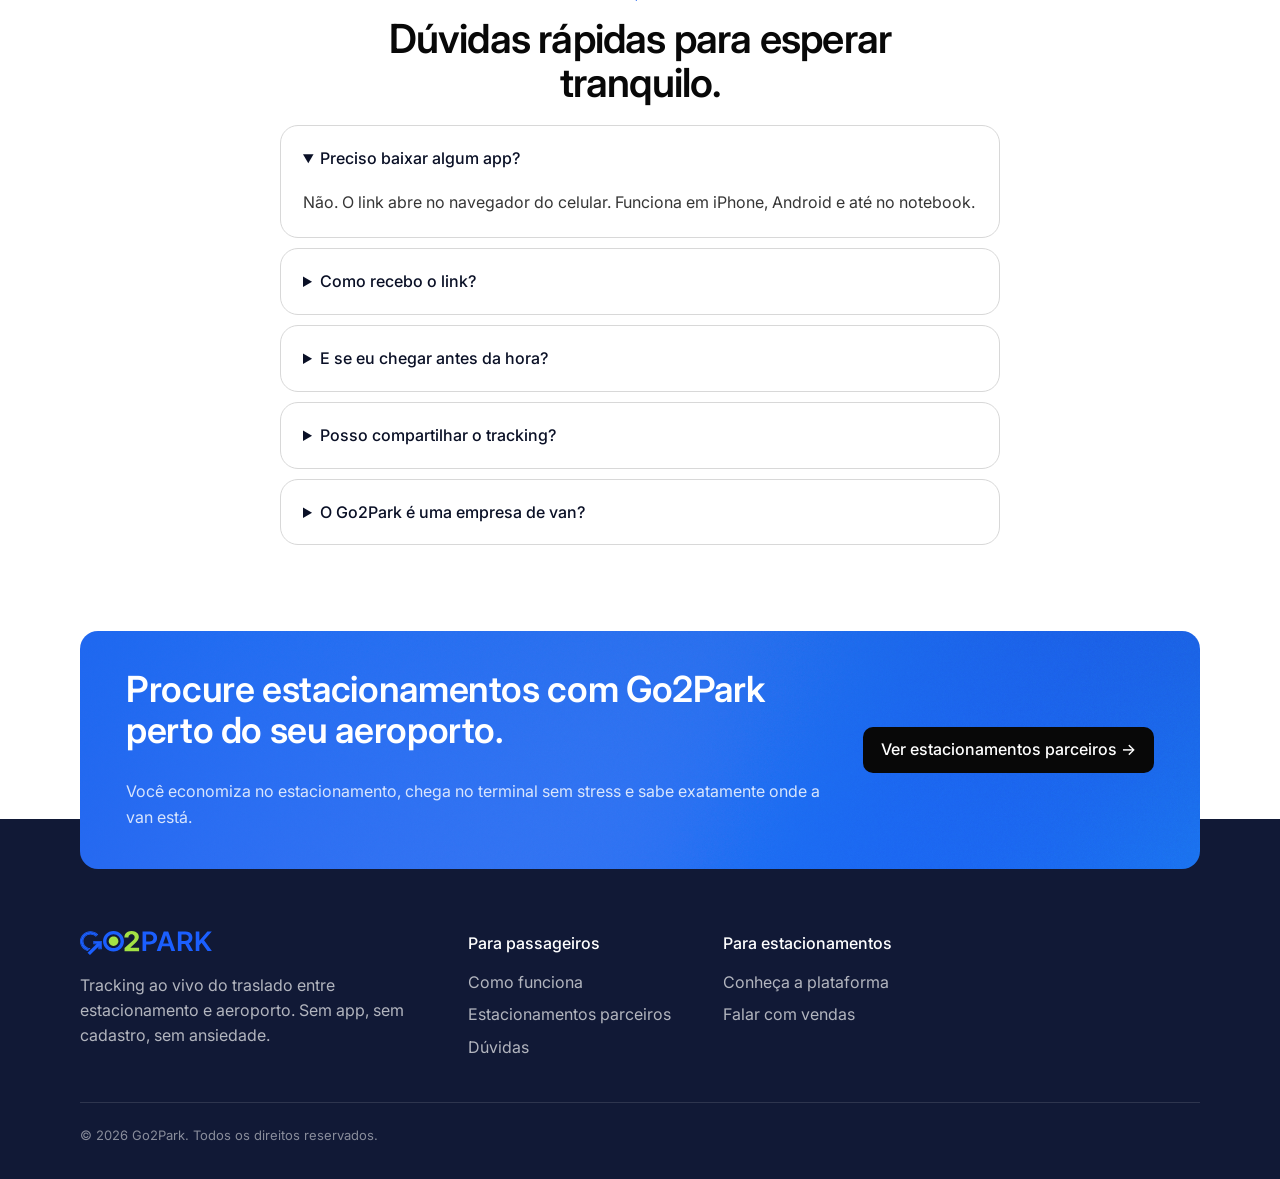
<file: clientes.html>
<!doctype html>
<html lang="pt-BR">
  <head>
    <meta charset="utf-8" />
    <meta name="viewport" content="width=device-width, initial-scale=1" />
    <title>Sua van em tempo real · Go2Park</title>
    <meta name="description" content="Acompanhe sua van do estacionamento até o aeroporto em tempo real. Sem app, sem cadastro. Só abrir o link e ver onde ela está." />
    <link rel="preconnect" href="https://fonts.googleapis.com" />
    <link rel="preconnect" href="https://fonts.gstatic.com" crossorigin />
    <link href="https://fonts.googleapis.com/css2?family=Inter:wght@400;500;600;700&family=Inconsolata:wght@400;500&display=swap" rel="stylesheet" />
    <link rel="stylesheet" href="css/landing-pages.css" />
  </head>
  <body>
    <div class="page clientes-layout">

      <div class="client-banner">
        Você está vendo um exemplo de viagem. Em produção, cada passageiro recebe um link único por SMS, WhatsApp ou QR Code.
        <a href="empresas.html">É um estacionamento? →</a>
      </div>

      <nav class="ship-nav">
        <div class="ship-nav-inner">
          <a class="ship-brand" href="clientes.html" aria-label="Go2Park Clientes">
            <img src="assets/go2park-logo.svg" alt="Go2Park" />
          </a>
          <div class="ship-links">
            <a href="#como-usar">Como funciona</a>
            <a href="#tracking">Tracking</a>
            <a href="#parceiros">Parceiros</a>
            <a href="#faq">Dúvidas</a>
          </div>
          <div class="ship-actions">
            <a href="empresas.html">Sou estacionamento</a>
            <a class="ship-button" href="#tracking">Ver exemplo ao vivo</a>
          </div>
        </div>
      </nav>

      <header class="client-hero">
        <div class="ship-container hero-grid">
          <div class="hero-copy">
            <span class="status-pill">Sua van está a caminho</span>
            <h1>Faltam <span style="color:var(--blue)">3 minutos</span> para você embarcar.</h1>
            <p>Sem app para baixar. Sem cadastro. Esse link só seu atualiza sozinho até a van encostar.</p>
            <div class="client-hero-actions">
              <a class="ship-button" href="#tracking">Acompanhar exemplo</a>
              <a class="client-btn-outline" href="#como-usar">Como eu recebo o link?</a>
            </div>
          </div>

          <div class="tracking-phone" aria-label="Exemplo de tracking Go2Park" id="tracking">
            <div class="phone-screen">
              <div class="phone-top">
                <img src="assets/go2park-logo.svg" alt="Go2Park" />
                <span>Ao vivo</span>
              </div>
              <svg class="map-art" viewBox="0 0 390 620" role="img" aria-label="Mapa com rota da van até o aeroporto">
                <rect width="390" height="620" fill="#e7edf8" />
                <path d="M-20 98 C80 65 124 70 208 42 C290 16 352 28 414 2" fill="none" stroke="#cbd8ee" stroke-width="34" />
                <path d="M-24 248 C78 212 132 232 218 200 C300 170 346 136 420 128" fill="none" stroke="#d7e1f2" stroke-width="28" />
                <path d="M-18 480 C70 424 160 430 226 370 C294 308 322 230 416 190" fill="none" stroke="#d8e8d8" stroke-width="44" />
                <path d="M74 394 C110 330 142 306 176 268 C218 222 238 198 300 136" class="route-line" />
                <circle cx="74" cy="394" r="14" fill="#ff5a3c" stroke="#fff" stroke-width="6" />
                <circle cx="300" cy="136" r="14" fill="#a4e244" stroke="#fff" stroke-width="6" />
                <g class="van-dot">
                  <circle r="22" fill="#111936" />
                  <path d="M-9 4h18l-2-9H-5l-4 9Zm1 0v5h4V4h-4Zm12 0v5h4V4H4Z" fill="#fff" />
                </g>
                <text x="95" y="412" fill="#111936" font-family="Inter" font-size="14" font-weight="600">Estacionamento</text>
                <text x="250" y="116" fill="#111936" font-family="Inter" font-size="14" font-weight="600">Terminal 2</text>
              </svg>
              <div class="toast">Van chegando!</div>
              <div class="tracking-card">
                <strong>Chegando em 3 min</strong>
                <span>Geraldo M. · Volare · 3 pax · 3 malas</span>
                <div class="progress"><i></i></div>
              </div>
            </div>
          </div>
        </div>
      </header>

      <section id="como-usar" class="ship-section">
        <div class="ship-container flow-head">
          <p class="ship-eyebrow">Como você entra nessa</p>
          <h2>Três passos. Zero app.</h2>
          <p>Você nem precisa procurar. O link chega no horário certo.</p>
        </div>
        <div class="ship-container steps">
          <article class="step-card">
            <span class="step-number">01</span>
            <h3>Estacione no parceiro Go2Park.</h3>
            <p>Ao deixar o carro no estacionamento, sua viagem é registrada. Sem fila extra e sem pedir informação no balcão.</p>
          </article>
          <article class="step-card">
            <span class="step-number">02</span>
            <h3>Receba um link no celular.</h3>
            <p>Por SMS, WhatsApp ou QR Code na recepção. Toca, abre e pronto: a van aparece no mapa.</p>
          </article>
          <article class="step-card">
            <span class="step-number">03</span>
            <h3>Embarque quando chegar.</h3>
            <p>Acompanhe a van, receba aviso quando faltar 1 minuto e confira o motorista antes de entrar.</p>
          </article>
        </div>
      </section>

      <section class="ship-section client-benefit-section">
        <div class="ship-container benefit-layout">
          <div>
            <p class="ship-eyebrow">O que esse link faz por você</p>
            <h2>Mais informação. Menos ansiedade.</h2>
            <p>A gente não pede para você baixar nada. Você abre o link, vê tudo que importa e fecha quando a van chegar.</p>
          </div>
          <div class="benefit-list">
            <article class="benefit-item">
              <span>1</span>
              <div><b>Onde a van está agora</b><p>Posição em tempo real no mapa, atualizada automaticamente.</p></div>
            </article>
            <article class="benefit-item">
              <span>2</span>
              <div><b>Quanto falta de verdade</b><p>ETA calculado para você se organizar sem ligar para ninguém.</p></div>
            </article>
            <article class="benefit-item">
              <span>3</span>
              <div><b>Quem te leva</b><p>Motorista, veículo e dados da viagem identificados antes do embarque.</p></div>
            </article>
            <article class="benefit-item">
              <span>4</span>
              <div><b>Compartilha com quem te espera</b><p>Mande o link para família, colega ou motorista de aplicativo.</p></div>
            </article>
            <article class="benefit-item">
              <span>5</span>
              <div><b>Avalia depois</b><p>Sua nota chega ao estacionamento e ajuda a melhorar o serviço.</p></div>
            </article>
          </div>
        </div>
      </section>

      <section id="parceiros" class="ship-section">
        <div class="ship-container flow-head">
          <p class="ship-eyebrow">Estacionamentos parceiros</p>
          <h2>Onde o Go2Park já leva você até o portão.</h2>
        </div>
        <div class="ship-container client-logo-row">
          <div class="client-logo-tile">
            <img src="assets/logo-virapark.svg" alt="Virapark" />
          </div>
          <div class="client-logo-tile">
            <img src="assets/logo-nationpark.svg" alt="Nation Park" />
          </div>
          <div class="partner-map">
            <svg width="290" height="230" viewBox="0 0 290 230" aria-hidden="true">
              <rect width="290" height="230" rx="12" fill="#f1f6ff" />
              <path d="M30 160 C92 118 120 138 160 96 C190 64 214 58 260 34" fill="none" stroke="#1f64f2" stroke-width="8" stroke-linecap="round" stroke-dasharray="10 12" />
              <circle cx="48" cy="148" r="16" fill="#a4e244" stroke="#fff" stroke-width="6" />
              <circle cx="151" cy="102" r="16" fill="#1f64f2" stroke="#fff" stroke-width="6" />
              <circle cx="244" cy="44" r="16" fill="#ff7a1a" stroke="#fff" stroke-width="6" />
            </svg>
          </div>
        </div>
      </section>

      <section id="faq" class="ship-section client-faq-section">
        <div class="ship-container flow-head">
          <p class="ship-eyebrow">Antes do voo, antes da van</p>
          <h2>Dúvidas rápidas para esperar tranquilo.</h2>
        </div>
        <div class="ship-container faq">
          <details open>
            <summary>Preciso baixar algum app?</summary>
            <p>Não. O link abre no navegador do celular. Funciona em iPhone, Android e até no notebook.</p>
          </details>
          <details>
            <summary>Como recebo o link?</summary>
            <p>Por SMS ou WhatsApp, no número cadastrado no estacionamento. Também pode escanear o QR Code da recepção.</p>
          </details>
          <details>
            <summary>E se eu chegar antes da hora?</summary>
            <p>O link mostra a próxima van disponível e o tempo para ela passar pelo seu ponto.</p>
          </details>
          <details>
            <summary>Posso compartilhar o tracking?</summary>
            <p>Pode. Envie para família, colega de viagem ou motorista de aplicativo. Todo mundo vê a mesma van.</p>
          </details>
          <details>
            <summary>O Go2Park é uma empresa de van?</summary>
            <p>Não. A Go2Park é a tecnologia que organiza o traslado dos estacionamentos parceiros.</p>
          </details>
        </div>
      </section>

      <section class="final-cta client-final-cta">
        <div>
          <h3>Procure estacionamentos com Go2Park perto do seu aeroporto.</h3>
          <p>Você economiza no estacionamento, chega no terminal sem stress e sabe exatamente onde a van está.</p>
        </div>
        <a class="ship-button ship-button-light" href="#parceiros">Ver estacionamentos parceiros →</a>
      </section>

      <footer class="ship-footer">
        <div class="ship-footer-grid">
          <div>
            <img src="assets/go2park-logo.svg" alt="Go2Park" />
            <p>Tracking ao vivo do traslado entre estacionamento e aeroporto. Sem app, sem cadastro, sem ansiedade.</p>
          </div>
          <div>
            <h4>Para passageiros</h4>
            <a href="#como-usar">Como funciona</a>
            <a href="#parceiros">Estacionamentos parceiros</a>
            <a href="#faq">Dúvidas</a>
          </div>
          <div>
            <h4>Para estacionamentos</h4>
            <a href="empresas.html">Conheça a plataforma</a>
            <a href="empresas.html#demo">Falar com vendas</a>
          </div>
        </div>
        <div class="ship-footer-bottom">© 2026 Go2Park. Todos os direitos reservados.</div>
      </footer>
    </div>
  </body>
</html>
</file>
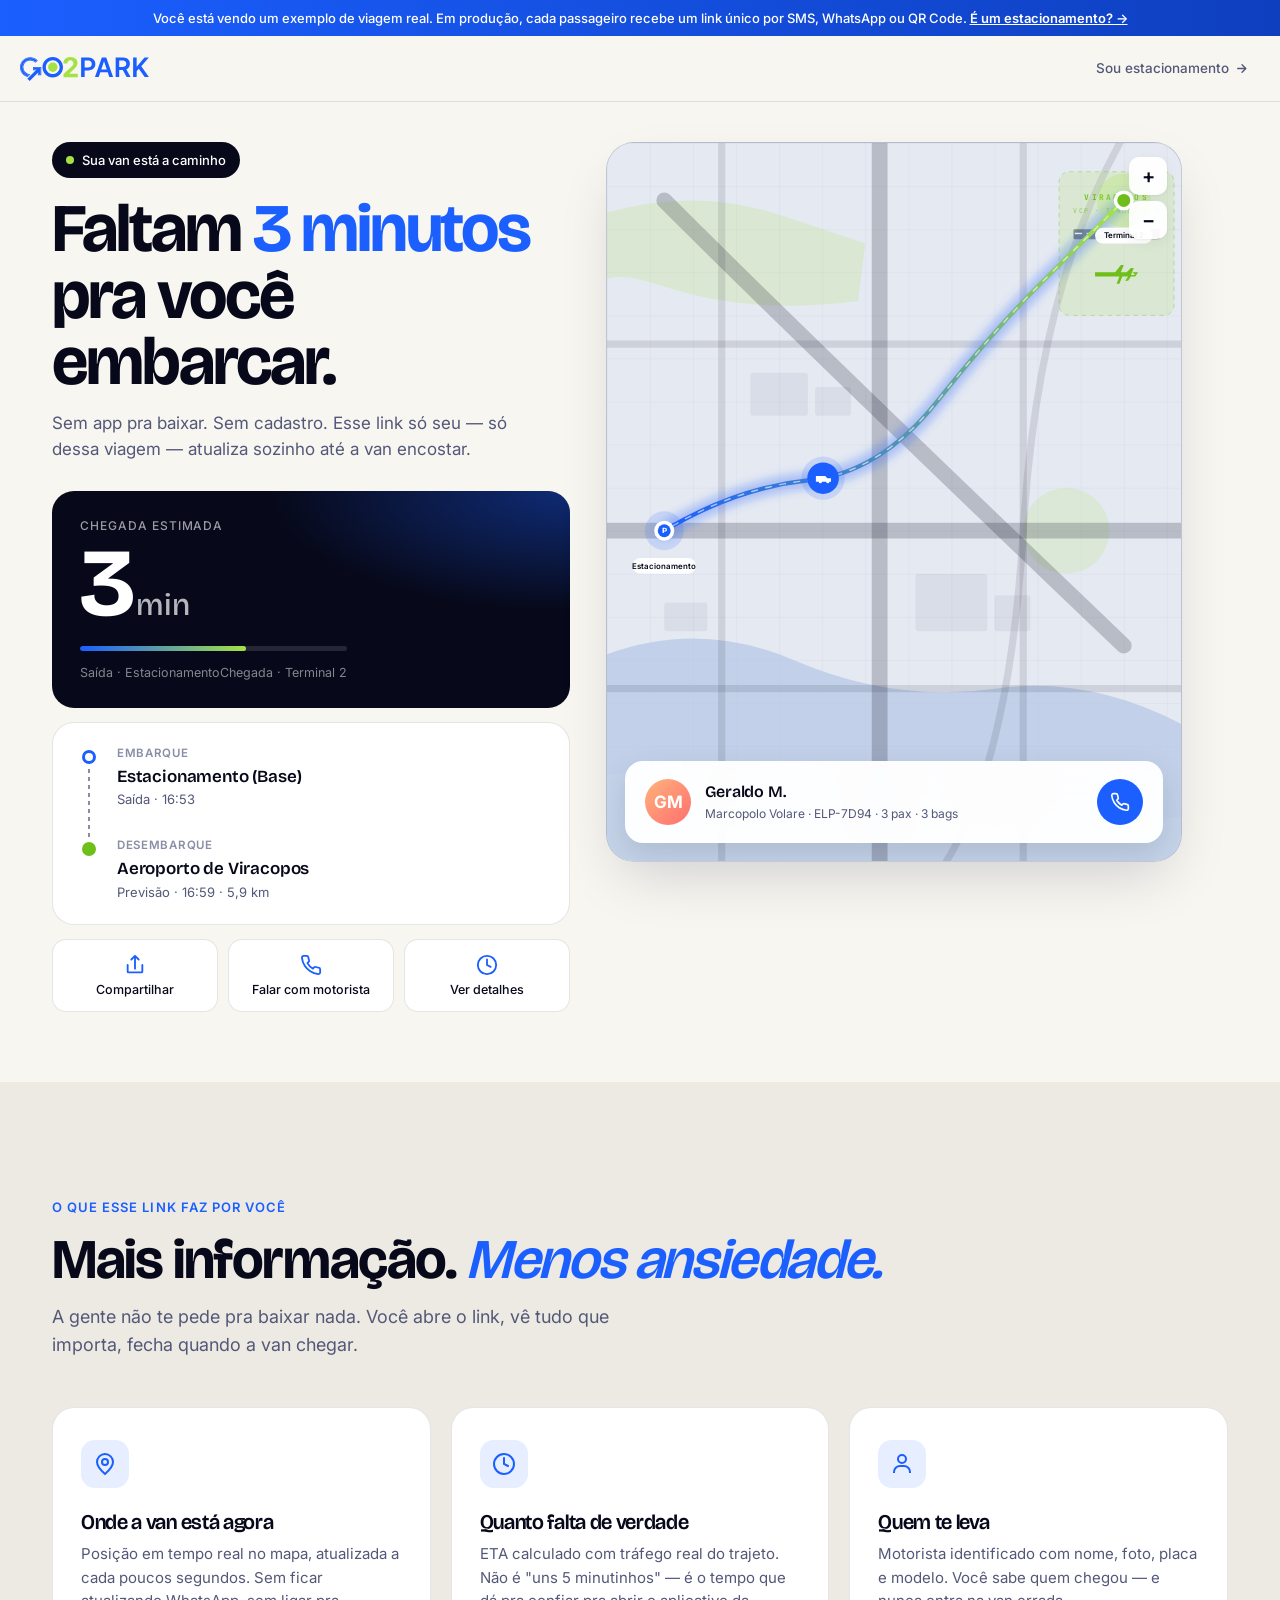
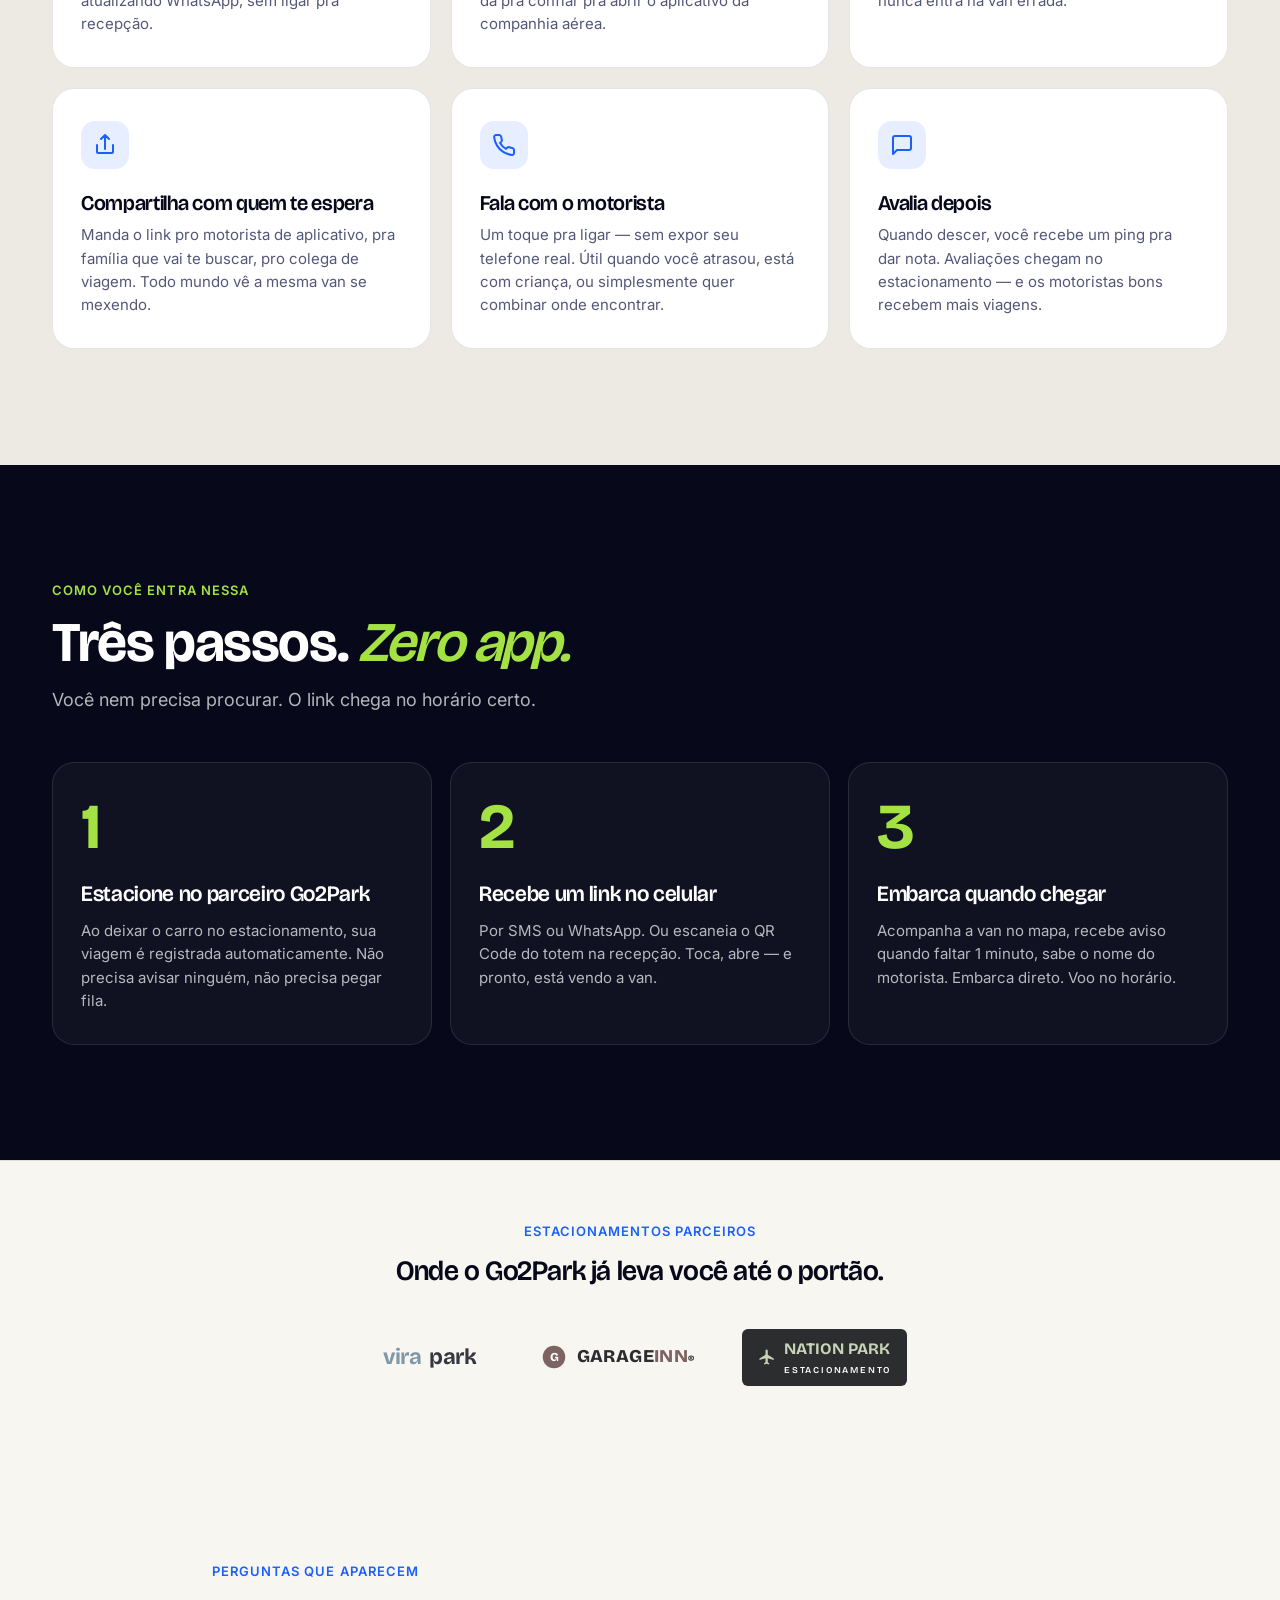
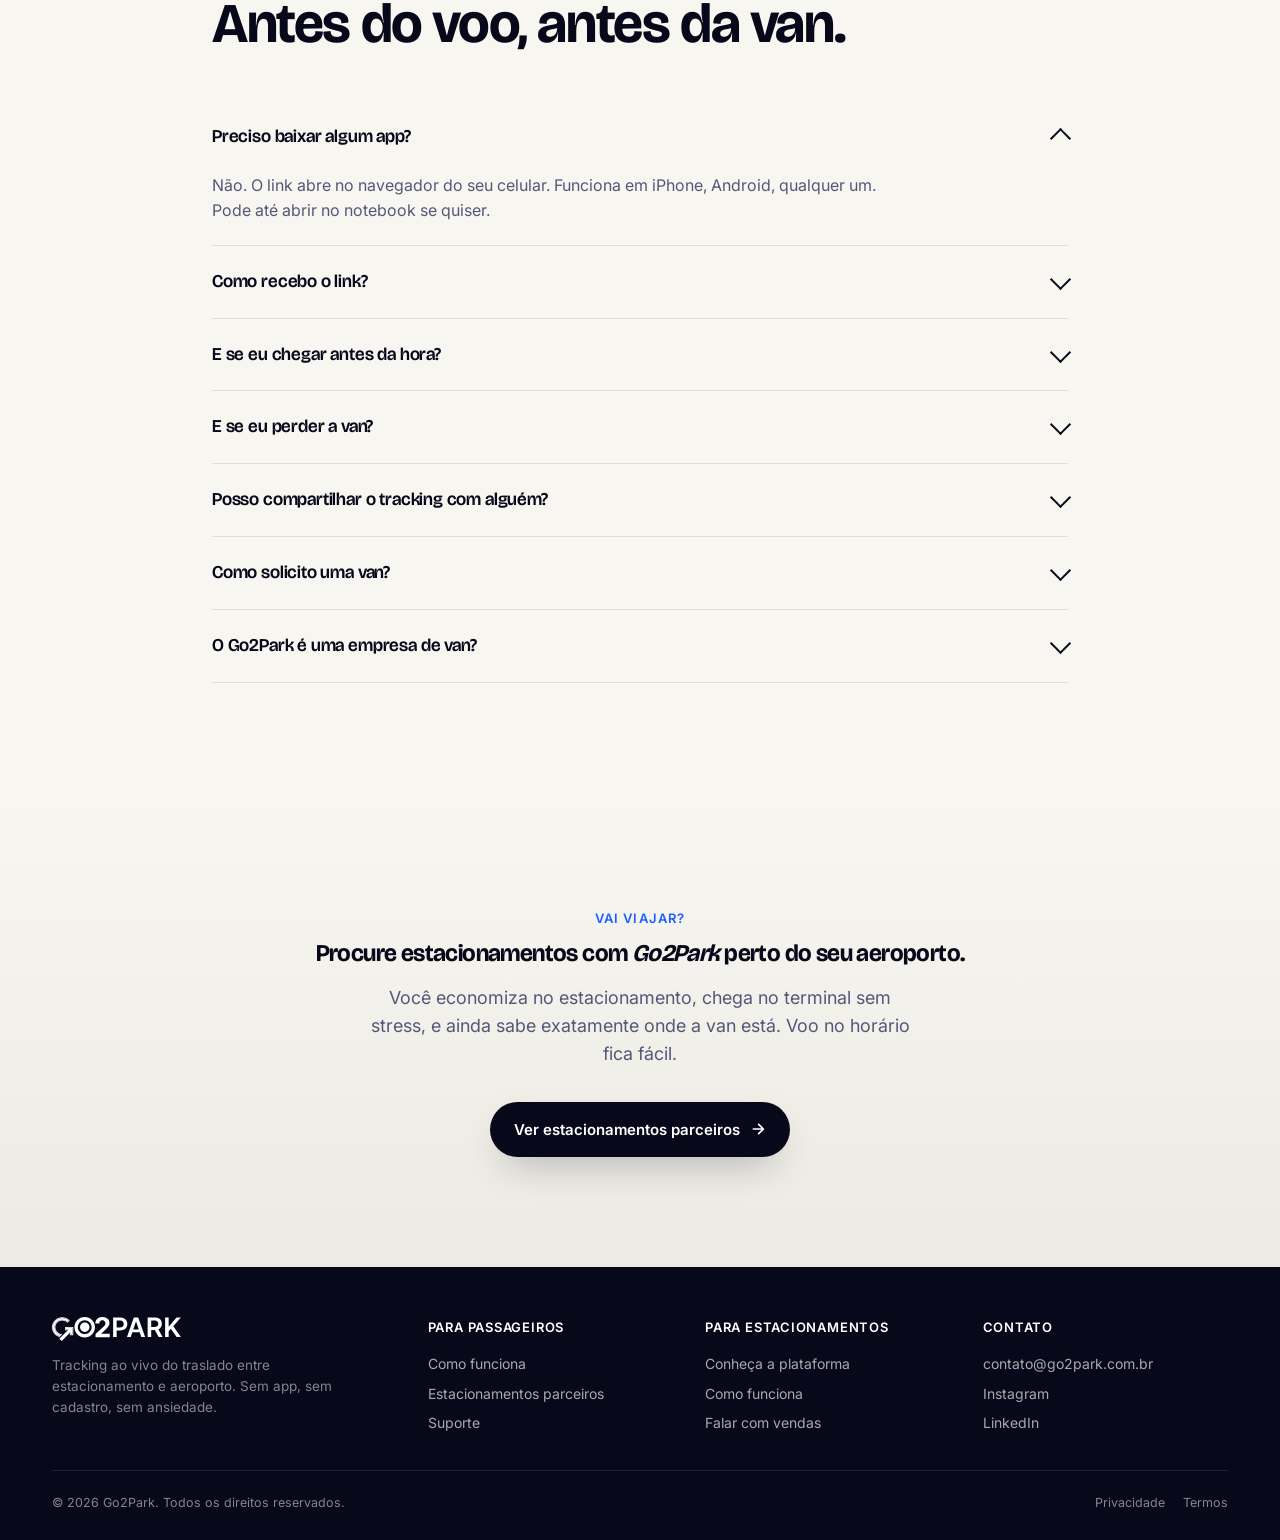
<file: solicitar.html>
<!DOCTYPE html>
<html lang="pt-BR">
<head>
<meta charset="UTF-8" />
<meta name="viewport" content="width=device-width, initial-scale=1.0" />
<title>Sua van em tempo real · Go2Park</title>
<meta name="description" content="Acompanhe sua van do estacionamento até o aeroporto em tempo real. Sem app, sem cadastro. Só abrir o link e ver onde ela está." />
<meta name="theme-color" content="#07091A" />
<link rel="preconnect" href="https://fonts.googleapis.com">
<link rel="preconnect" href="https://fonts.gstatic.com" crossorigin>
<link href="https://fonts.googleapis.com/css2?family=Bricolage+Grotesque:opsz,wght@12..96,500;12..96,600;12..96,700;12..96,800&family=Inter:wght@400;500;600;700&family=JetBrains+Mono:wght@400;500;700&display=swap" rel="stylesheet">
<style>
/* =========================================================
   GO2PARK · Página do Passageiro (B2C)
   Direção: produto mobility (Uber/99 vibe), funcional e bonito
   ========================================================= */
:root{
  --brand: #1B5FFF;
  --brand-deep: #0E3FBF;
  --brand-soft: #E6EEFF;
  --signal: #A4E244;
  --signal-deep: #6FBF1B;
  --warn: #FF5A3C;
  --ink: #07091A;
  --ink-2: #11142B;
  --ink-3: #1C2042;
  --paper: #F7F6F1;
  --paper-2: #ECEAE2;
  --text: #07091A;
  --text-soft: #545878;
  --text-mute: #898DA5;
  --line: rgba(7,9,26,0.10);
  --line-soft: rgba(7,9,26,0.05);
  --shadow-sm: 0 1px 2px rgba(7,9,26,0.04), 0 4px 14px rgba(7,9,26,0.05);
  --shadow-md: 0 8px 30px rgba(7,9,26,0.08);
  --shadow-lg: 0 24px 60px -16px rgba(7,9,26,0.18);
  --radius: 14px;
  --radius-lg: 22px;
}

*{box-sizing:border-box;margin:0;padding:0}
html{scroll-behavior:smooth}
body{
  font-family:'Inter', -apple-system, BlinkMacSystemFont, sans-serif;
  background: var(--paper);
  color: var(--text);
  font-size:16px;line-height:1.55;
  -webkit-font-smoothing: antialiased;
}
img,svg{display:block;max-width:100%}
a{color:inherit;text-decoration:none}
button{font-family:inherit;cursor:pointer;border:0}
::selection{background:var(--brand);color:#fff}

.display{
  font-family:'Bricolage Grotesque','Inter',sans-serif;
  font-variation-settings: "opsz" 96, "wght" 700;
  letter-spacing:-0.025em;line-height:0.98;
}
.mono{font-family:'JetBrains Mono', monospace}

.wrap{max-width:1240px;margin:0 auto;padding:0 clamp(20px,4vw,32px)}
.wrap-narrow{max-width:920px;margin:0 auto;padding:0 clamp(20px,4vw,32px)}

/* ========== TOP BAR (minimal, app-like) ========== */
.topbar{
  position:sticky;top:0;z-index:50;
  background:rgba(247,246,241,0.85);
  backdrop-filter: blur(14px);
  -webkit-backdrop-filter: blur(14px);
  border-bottom:1px solid var(--line);
}
.topbar-inner{display:flex;align-items:center;justify-content:space-between;padding:14px 0}
.brand{display:flex;align-items:center;gap:10px}
.brand img{height:24px}
.topbar-link{
  font-size:13.5px;color:var(--text-soft);font-weight:500;
  display:inline-flex;align-items:center;gap:6px;
  padding:8px 12px;border-radius:999px;
  transition:background .15s, color .15s;
}
.topbar-link:hover{background:var(--paper-2);color:var(--text)}

/* ========== HERO (live tracking) ========== */
.live{
  padding: clamp(24px,4vw,40px) 0 clamp(40px, 6vw, 70px);
}
.live-grid{
  display:grid;grid-template-columns: 1fr 1.2fr;gap: clamp(20px, 3vw, 36px);
  align-items:start;
}
@media (max-width: 980px){.live-grid{grid-template-columns:1fr}}

.status-pill{
  display:inline-flex;align-items:center;gap:8px;
  padding:8px 14px;border-radius:999px;
  background: var(--ink);color:#fff;
  font-size:13px;font-weight:500;
}
.status-pill .dot{
  width:8px;height:8px;border-radius:50%;
  background:var(--signal);
  box-shadow:0 0 0 0 var(--signal);
  animation:pulse 1.6s infinite;
}
@keyframes pulse{
  0%{box-shadow:0 0 0 0 rgba(164,226,68,.55)}
  70%{box-shadow:0 0 0 8px rgba(164,226,68,0)}
  100%{box-shadow:0 0 0 0 rgba(164,226,68,0)}
}

.live-headline{
  font-family:'Bricolage Grotesque',sans-serif;
  font-variation-settings: "opsz" 96, "wght" 700;
  font-size: clamp(36px, 5.4vw, 68px);
  line-height: 0.98;
  letter-spacing:-0.03em;
  margin: 18px 0 14px;
}
.live-headline .accent{color:var(--brand)}
.live-sub{color:var(--text-soft);font-size:17px;max-width:480px;margin-bottom:28px}

.eta-block{
  display:flex;align-items:end;gap:18px;
  padding: 26px 28px;
  background:var(--ink);color:#fff;
  border-radius: var(--radius-lg);
  margin-bottom:14px;
  position:relative;overflow:hidden;
}
.eta-block::before{
  content:"";position:absolute;inset:0;
  background:radial-gradient(500px 200px at 100% 0%, rgba(27,95,255,0.4), transparent 60%);
}
.eta-block .eta-main{position:relative;z-index:1}
.eta-block .label{font-size:12px;letter-spacing:0.08em;text-transform:uppercase;color:rgba(255,255,255,.6);margin-bottom:6px;font-weight:500}
.eta-block .num{
  font-family:'Bricolage Grotesque',sans-serif;font-weight:700;
  font-size: clamp(56px, 9vw, 96px);line-height:0.9;letter-spacing:-.04em;
}
.eta-block .num .small{font-size:0.32em;color:rgba(255,255,255,.7);margin-left:6px;font-weight:500;letter-spacing:0}
.eta-block .progress{
  position:relative;z-index:1;margin-top:18px;width:100%;height:5px;
  background:rgba(255,255,255,.12);border-radius:3px;overflow:hidden;
}
.eta-block .progress-bar{
  height:100%;border-radius:3px;
  background:linear-gradient(90deg,var(--brand),var(--signal));
  width:62%;
  animation:fill 4s ease-in-out infinite alternate;
}
@keyframes fill{from{width:35%}to{width:78%}}
.eta-meta{
  display:flex;justify-content:space-between;color:rgba(255,255,255,.5);font-size:12.5px;margin-top:12px;position:relative;z-index:1;
}

/* trip route */
.route{
  background:#fff;border-radius:var(--radius-lg);
  padding:22px 24px;border:1px solid var(--line);
  display:grid;grid-template-columns:24px 1fr;gap:14px 16px;
  margin-bottom:14px;
}
.route .stop{display:contents}
.route .pin{
  width:24px;display:flex;justify-content:center;
  position:relative;
}
.route .pin .dot{
  width:14px;height:14px;border-radius:50%;
  border:3px solid var(--brand);background:#fff;
  margin-top:5px;
}
.route .stop:last-child .pin .dot{border-color:var(--signal-deep);background:var(--signal-deep)}
.route .pin .line{
  position:absolute;top:24px;bottom:-14px;left:50%;width:2px;
  background:repeating-linear-gradient(180deg,var(--text-mute) 0 4px,transparent 4px 8px);
  transform:translateX(-50%);
}
.route .stop:last-child .pin .line{display:none}
.route .info{padding-bottom:14px}
.route .stop:last-child .info{padding-bottom:0}
.route .info .role{font-size:11.5px;color:var(--text-mute);font-weight:600;letter-spacing:.06em;text-transform:uppercase;margin-bottom:4px}
.route .info .place{font-family:'Bricolage Grotesque',sans-serif;font-weight:600;font-size:17px;letter-spacing:-.01em;line-height:1.2}
.route .info .time{font-size:13px;color:var(--text-soft);margin-top:2px}

/* action chips */
.actions{display:grid;grid-template-columns:1fr 1fr 1fr;gap:10px}
.action-chip{
  display:flex;flex-direction:column;align-items:center;gap:6px;
  padding:14px 10px;border-radius:14px;
  background:#fff;border:1px solid var(--line);
  font-size:12.5px;font-weight:500;color:var(--text);
  transition: all .2s;
}
.action-chip:hover{transform:translateY(-2px);border-color:var(--brand);color:var(--brand)}
.action-chip svg{width:22px;height:22px;color:var(--brand)}

/* ========== MAP STAGE ========== */
.map-card-large{
  position:relative;
  aspect-ratio: 4/5;
  max-height: 720px;
  border-radius: 28px;
  overflow:hidden;
  background: linear-gradient(160deg, #DDE1ED 0%, #C6CCDF 100%);
  box-shadow: var(--shadow-lg);
  border: 1px solid var(--line);
}
@media (max-width: 980px){.map-card-large{aspect-ratio: 3/4;max-height:none}}

.map-card-large .map-svg{position:absolute;inset:0;width:100%;height:100%}

/* van animation lives inside the SVG via <animateMotion> for proper viewBox scaling */

/* floating cards on map */
.map-overlay{
  position:absolute;left:18px;right:18px;bottom:18px;
  background:rgba(255,255,255,0.96);
  backdrop-filter: blur(20px);
  border-radius: 18px;
  padding: 18px 20px;
  display:flex;justify-content:space-between;align-items:center;gap:14px;
  box-shadow: 0 12px 32px rgba(7,9,26,0.12);
}
.map-overlay .driver-info{display:flex;align-items:center;gap:14px}
.map-overlay .driver-av{
  width:46px;height:46px;border-radius:50%;
  background: linear-gradient(135deg,#FFB37C,#FF6E6E);
  color:#fff;font-weight:700;font-size:17px;
  display:flex;align-items:center;justify-content:center;
}
.map-overlay .driver-name{font-family:'Bricolage Grotesque',sans-serif;font-weight:600;font-size:16px;letter-spacing:-.01em}
.map-overlay .driver-meta{font-size:12px;color:var(--text-soft)}
.map-overlay .stars{color:var(--signal-deep);font-size:13px;letter-spacing:1.5px}

.map-call{
  width:46px;height:46px;border-radius:50%;
  background:var(--brand);color:#fff;
  display:flex;align-items:center;justify-content:center;
  flex-shrink:0;transition:transform .2s, background .2s;
}
.map-call:hover{transform:scale(1.06);background:var(--brand-deep)}
.map-call svg{width:20px;height:20px}

.map-zoom{
  position:absolute;right:14px;top:14px;
  display:flex;flex-direction:column;gap:6px;
}
.map-zoom button{
  width:38px;height:38px;border-radius:10px;
  background:rgba(255,255,255,0.95);
  display:flex;align-items:center;justify-content:center;
  font-size:20px;color:var(--ink);font-weight:600;
  box-shadow:var(--shadow-sm);
}
.map-zoom button:hover{background:#fff}

.map-info-pill{
  position:absolute;top:14px;left:14px;
  background:rgba(255,255,255,0.95);
  border-radius:999px;
  padding:8px 14px;
  font-size:12.5px;font-weight:600;
  display:flex;align-items:center;gap:8px;
  box-shadow:var(--shadow-sm);
}
.map-info-pill .dot{width:7px;height:7px;border-radius:50%;background:var(--signal-deep);animation:pulse 1.6s infinite}

/* ========== SECTIONS ========== */
.section{padding: clamp(60px, 9vw, 120px) 0}
.section-bg-paper{background:var(--paper-2)}
.section-bg-ink{background:var(--ink);color:#fff}

.kicker{
  font-size:13px;font-weight:600;color:var(--brand);
  letter-spacing:.08em;text-transform:uppercase;margin-bottom:14px;
}
.section h2{
  font-family:'Bricolage Grotesque',sans-serif;
  font-variation-settings:"opsz" 96, "wght" 700;
  font-size:clamp(32px,4.4vw,56px);
  line-height:1.04;letter-spacing:-0.025em;
  margin-bottom:14px;
}
.section h2 em{font-style:italic;color:var(--brand);font-variation-settings:"opsz" 96, "wght" 600}
.section .lede{font-size:18px;color:var(--text-soft);max-width:580px}
.section-bg-ink h2 em{color:var(--signal)}
.section-bg-ink .lede{color:rgba(255,255,255,.7)}
.section-bg-ink .kicker{color:var(--signal)}

/* ========== FEATURES ========== */
.features-grid{
  display:grid;grid-template-columns:repeat(3,1fr);gap:20px;margin-top:48px;
}
@media (max-width:880px){.features-grid{grid-template-columns:1fr}}
.feature{
  background:#fff;border:1px solid var(--line);
  border-radius:var(--radius-lg);
  padding:32px 28px;
}
.feature .icon{
  width:48px;height:48px;border-radius:14px;
  background:var(--brand-soft);color:var(--brand);
  display:flex;align-items:center;justify-content:center;
  margin-bottom:22px;
}
.feature .icon svg{width:24px;height:24px}
.feature h3{
  font-family:'Bricolage Grotesque',sans-serif;
  font-variation-settings:"opsz" 96, "wght" 600;
  font-size:21px;letter-spacing:-.015em;line-height:1.15;
  margin-bottom:8px;
}
.feature p{color:var(--text-soft);font-size:15px}

/* ========== HOW (steps for passenger) ========== */
.steps-row{
  display:grid;grid-template-columns:repeat(3,1fr);gap:18px;margin-top:48px;
  position:relative;
}
@media (max-width:880px){.steps-row{grid-template-columns:1fr}}
.step-tile{
  background:rgba(255,255,255,0.04);
  border:1px solid rgba(255,255,255,0.10);
  border-radius:var(--radius-lg);
  padding: 32px 28px;
  position:relative;
}
.step-tile .num{
  font-family:'Bricolage Grotesque',sans-serif;
  font-size:64px;font-weight:700;letter-spacing:-.04em;
  color:var(--signal);line-height:1;margin-bottom:18px;
}
.step-tile h4{
  font-family:'Bricolage Grotesque',sans-serif;
  font-variation-settings:"opsz" 96, "wght" 600;
  font-size:22px;letter-spacing:-.015em;
  margin-bottom:8px;color:#fff;
}
.step-tile p{color:rgba(255,255,255,.7);font-size:15px}

/* ========== PARTNERS ========== */
.partners{padding:60px 0;background:var(--paper);border-top:1px solid var(--line)}
.partners-head{text-align:center;margin-bottom:36px}
.partners-head .kicker{margin-bottom:8px}
.partners-head h3{
  font-family:'Bricolage Grotesque',sans-serif;
  font-variation-settings:"opsz" 96, "wght" 600;
  font-size:clamp(22px,2.6vw,28px);letter-spacing:-.015em;
}
.partners-row{display:flex;gap:48px;justify-content:center;align-items:center;flex-wrap:wrap}
.partners-row .logo-item{
  display:flex;align-items:center;gap:8px;
  filter:grayscale(0.8);opacity:.85;transition: all .25s;
  font-family:'Bricolage Grotesque',sans-serif;font-weight:700;font-size:18px;
}
.partners-row .logo-item:hover{filter:grayscale(0);opacity:1}

/* ========== FAQ ========== */
.faq-item{border-bottom:1px solid var(--line)}
.faq-item summary{
  cursor:pointer;list-style:none;padding:22px 0;
  display:flex;justify-content:space-between;align-items:center;gap:14px;
  font-family:'Bricolage Grotesque',sans-serif;
  font-variation-settings:"opsz" 96, "wght" 600;
  font-size:18px;letter-spacing:-.01em;
}
.faq-item summary::-webkit-details-marker{display:none}
.faq-item summary::after{
  content:"";width:13px;height:13px;
  border-right:2px solid currentColor;border-bottom:2px solid currentColor;
  transform:rotate(45deg);transition:transform .2s;flex-shrink:0;margin-bottom:5px;
}
.faq-item[open] summary::after{transform:rotate(-135deg);margin-bottom:-2px}
.faq-item p{padding-bottom:22px;color:var(--text-soft);max-width:680px}

/* ========== FINAL CTA ========== */
.final-cta{
  padding: clamp(60px,9vw,110px) 0;
  background: linear-gradient(180deg, var(--paper) 0%, var(--paper-2) 100%);
  text-align:center;
}
.final-cta h2{margin-bottom:18px;max-width:760px;margin-left:auto;margin-right:auto}
.final-cta p{color:var(--text-soft);font-size:18px;max-width:560px;margin:0 auto 34px}
.btn{
  display:inline-flex;align-items:center;gap:10px;
  padding:16px 24px;border-radius:999px;
  font-weight:600;font-size:15px;
  transition: transform .2s, background .2s, box-shadow .2s;
}
.btn-primary{
  background:var(--ink);color:#fff;
  box-shadow:0 16px 40px -16px rgba(7,9,26,.4);
}
.btn-primary:hover{transform:translateY(-2px);background:var(--brand)}

/* ========== FOOTER ========== */
.foot{background:var(--ink);color:rgba(255,255,255,.65);padding:50px 0 28px}
.foot-grid{display:grid;grid-template-columns:1.4fr repeat(3,1fr);gap:32px;margin-bottom:36px}
@media(max-width:760px){.foot-grid{grid-template-columns:1fr 1fr}}
.foot h5{color:#fff;font-size:13px;font-weight:600;letter-spacing:.06em;text-transform:uppercase;margin-bottom:16px}
.foot ul{list-style:none;display:flex;flex-direction:column;gap:8px;font-size:14px}
.foot ul a:hover{color:#fff}
.foot-brand img{height:24px;filter:brightness(0) invert(1)}
.foot-brand p{margin-top:14px;font-size:13.5px;max-width:300px;color:rgba(255,255,255,.5)}
.foot-bottom{padding-top:22px;border-top:1px solid rgba(255,255,255,.1);display:flex;justify-content:space-between;flex-wrap:wrap;gap:12px;font-size:12.5px;color:rgba(255,255,255,.5)}

/* utility reveal */
.reveal{opacity:0;transform:translateY(16px);transition: opacity .8s, transform .8s}
.reveal.in{opacity:1;transform:none}

/* prototype banner */
.proto-banner{
  background: linear-gradient(90deg, var(--brand), var(--brand-deep));
  color:#fff;
  text-align:center;
  font-size:13px;
  padding:8px 20px;
  font-weight:500;
}
.proto-banner a{text-decoration:underline;font-weight:600}
</style>
</head>
<body>

<!-- prototype info -->
<div class="proto-banner">
  Você está vendo um exemplo de viagem real. Em produção, cada passageiro recebe um link único por SMS, WhatsApp ou QR Code. <a href="index.html">É um estacionamento? →</a>
</div>

<!-- ============ TOPBAR ============ -->
<header class="topbar">
  <div class="wrap topbar-inner">
    <a href="#" class="brand">
      <img src="assets/go2park-logo.svg" alt="Go2Park" />
    </a>
    <a href="index.html" class="topbar-link">
      Sou estacionamento
      <svg width="13" height="13" viewBox="0 0 24 24" fill="none"><path d="M5 12h14M13 5l7 7-7 7" stroke="currentColor" stroke-width="2.5" stroke-linecap="round" stroke-linejoin="round"/></svg>
    </a>
  </div>
</header>

<!-- ============ LIVE TRACKING (HERO) ============ -->
<section class="live">
  <div class="wrap live-grid">
    <!-- LEFT: status + headline + trip details -->
    <div class="live-info">
      <span class="status-pill"><span class="dot"></span> Sua van está a caminho</span>
      <h1 class="display live-headline">
        Faltam <span class="accent" id="head-eta">3 minutos</span> pra você embarcar.
      </h1>
      <p class="live-sub">Sem app pra baixar. Sem cadastro. Esse link só seu — só dessa viagem — atualiza sozinho até a van encostar.</p>

      <div class="eta-block">
        <div class="eta-main">
          <div class="label">Chegada estimada</div>
          <div class="num"><span id="eta-num">3</span><span class="small">min</span></div>
          <div class="progress"><div class="progress-bar"></div></div>
          <div class="eta-meta">
            <span>Saída · Estacionamento</span>
            <span>Chegada · Terminal 2</span>
          </div>
        </div>
      </div>

      <div class="route">
        <div class="stop">
          <div class="pin"><div class="dot"></div><div class="line"></div></div>
          <div class="info">
            <div class="role">Embarque</div>
            <div class="place">Estacionamento (Base)</div>
            <div class="time">Saída · 16:53</div>
          </div>
        </div>
        <div class="stop">
          <div class="pin"><div class="dot"></div></div>
          <div class="info">
            <div class="role">Desembarque</div>
            <div class="place">Aeroporto de Viracopos</div>
            <div class="time">Previsão · 16:59 · 5,9 km</div>
          </div>
        </div>
      </div>

      <div class="actions">
        <button class="action-chip" type="button">
          <svg viewBox="0 0 24 24" fill="none"><path d="M4 12v7a1 1 0 001 1h14a1 1 0 001-1v-7M16 6l-4-4-4 4M12 2v14" stroke="currentColor" stroke-width="2" stroke-linecap="round" stroke-linejoin="round"/></svg>
          Compartilhar
        </button>
        <button class="action-chip" type="button">
          <svg viewBox="0 0 24 24" fill="none"><path d="M22 16.92v3a2 2 0 01-2.18 2 19.79 19.79 0 01-8.63-3.07 19.5 19.5 0 01-6-6 19.79 19.79 0 01-3.07-8.67A2 2 0 014.11 2h3a2 2 0 012 1.72c.13.96.37 1.9.72 2.81a2 2 0 01-.45 2.11L8.09 9.91a16 16 0 006 6l1.27-1.27a2 2 0 012.11-.45c.91.35 1.85.59 2.81.72A2 2 0 0122 16.92z" stroke="currentColor" stroke-width="2" stroke-linecap="round" stroke-linejoin="round"/></svg>
          Falar com motorista
        </button>
        <button class="action-chip" type="button">
          <svg viewBox="0 0 24 24" fill="none"><circle cx="12" cy="12" r="10" stroke="currentColor" stroke-width="2"/><path d="M12 6v6l4 2" stroke="currentColor" stroke-width="2" stroke-linecap="round"/></svg>
          Ver detalhes
        </button>
      </div>
    </div>

    <!-- RIGHT: animated map -->
    <div class="map-card-large" aria-hidden="true">
      <div class="map-info-pill">
        <span class="dot"></span> Atualizando ao vivo
      </div>

      <svg class="map-svg" viewBox="0 0 800 1000" xmlns="http://www.w3.org/2000/svg" preserveAspectRatio="xMidYMid slice">
        <defs>
          <pattern id="streets" width="60" height="60" patternUnits="userSpaceOnUse">
            <path d="M 60 0 L 0 0 0 60" fill="none" stroke="rgba(7,9,26,0.08)" stroke-width="1"/>
          </pattern>
          <linearGradient id="route-gradient" x1="0" y1="1" x2="1" y2="0">
            <stop offset="0%" stop-color="#1B5FFF"/>
            <stop offset="100%" stop-color="#A4E244"/>
          </linearGradient>
          <filter id="route-glow" x="-20%" y="-20%" width="140%" height="140%">
            <feGaussianBlur stdDeviation="6"/>
          </filter>
        </defs>

        <!-- base map -->
        <rect width="800" height="1000" fill="#E5E9F2"/>
        <rect width="800" height="1000" fill="url(#streets)"/>

        <!-- water shapes -->
        <path d="M -20 720 Q 120 660, 260 720 T 540 760 T 820 820 L 820 1020 L -20 1020 Z" fill="rgba(180,200,230,0.7)"/>
        <path d="M 0 880 Q 200 860, 380 900 T 820 940 L 820 1020 L 0 1020 Z" fill="rgba(200,215,235,0.6)"/>

        <!-- park / green areas -->
        <path d="M -10 100 Q 120 60, 240 100 T 360 140 L 350 220 Q 200 240, 80 200 T -10 240 Z"
              fill="rgba(164,226,68,0.18)"/>
        <circle cx="640" cy="540" r="60" fill="rgba(164,226,68,0.15)"/>

        <!-- main avenues -->
        <g stroke="rgba(7,9,26,0.20)" stroke-width="22" fill="none" stroke-linecap="round">
          <path d="M -10 540 L 820 540"/>
          <path d="M 380 -10 L 380 1020"/>
          <path d="M 80 80 Q 280 280, 720 700"/>
        </g>
        <g stroke="rgba(7,9,26,0.10)" stroke-width="10" fill="none" stroke-linecap="round">
          <path d="M -10 280 L 820 280"/>
          <path d="M -10 760 L 820 760"/>
          <path d="M 160 -10 L 160 1020"/>
          <path d="M 580 -10 L 580 1020"/>
          <path d="M 720 -10 Q 600 200, 580 540 T 460 1020"/>
        </g>

        <!-- buildings hint -->
        <g fill="rgba(7,9,26,0.05)">
          <rect x="200" y="320" width="80" height="60" rx="4"/>
          <rect x="290" y="340" width="50" height="40" rx="4"/>
          <rect x="430" y="600" width="100" height="80" rx="4"/>
          <rect x="540" y="630" width="50" height="50" rx="4"/>
          <rect x="80" y="640" width="60" height="40" rx="4"/>
        </g>

        <!-- airport zone -->
        <g>
          <rect x="630" y="40" width="160" height="200" rx="14"
                fill="rgba(164,226,68,0.18)" stroke="rgba(111,191,27,0.5)" stroke-dasharray="6 6"/>
          <text x="710" y="80" font-family="JetBrains Mono" font-size="11" letter-spacing="3"
                fill="#6FBF1B" text-anchor="middle" font-weight="700">VIRACOPOS</text>
          <text x="710" y="98" font-family="JetBrains Mono" font-size="9" letter-spacing="2"
                fill="rgba(111,191,27,0.7)" text-anchor="middle">VCP · TERMINAL 2</text>
          <!-- runway -->
          <rect x="650" y="120" width="120" height="14" rx="2" fill="rgba(7,9,26,0.4)"/>
          <rect x="652" y="125" width="10" height="2" fill="#fff"/>
          <rect x="668" y="125" width="10" height="2" fill="#fff"/>
          <rect x="684" y="125" width="10" height="2" fill="#fff"/>
          <rect x="700" y="125" width="10" height="2" fill="#fff"/>
          <rect x="716" y="125" width="10" height="2" fill="#fff"/>
          <rect x="732" y="125" width="10" height="2" fill="#fff"/>
          <rect x="748" y="125" width="10" height="2" fill="#fff"/>
          <!-- plane icon -->
          <g transform="translate(680, 180)" fill="#6FBF1B">
            <path d="M 0 0 L 28 0 L 36 -10 L 40 -10 L 36 0 L 44 0 L 50 -6 L 54 -6 L 50 4 L 56 4 L 52 0 L 60 0 L 56 6 L 50 6 L 46 12 L 42 12 L 46 6 L 38 6 L 34 16 L 30 16 L 34 6 L 0 6 Z"/>
          </g>
        </g>

        <!-- route glow -->
        <path d="M 80 540 Q 180 480, 280 470 T 460 360 T 600 200 T 720 80"
              stroke="rgba(27,95,255,0.30)" stroke-width="22" fill="none" stroke-linecap="round" filter="url(#route-glow)"/>
        <!-- route line -->
        <path d="M 80 540 Q 180 480, 280 470 T 460 360 T 600 200 T 720 80"
              stroke="url(#route-gradient)" stroke-width="6" fill="none" stroke-linecap="round"/>
        <!-- animated dashes -->
        <path d="M 80 540 Q 180 480, 280 470 T 460 360 T 600 200 T 720 80"
              stroke="#fff" stroke-width="2" fill="none" stroke-linecap="round" stroke-dasharray="8 12" opacity=".6">
          <animate attributeName="stroke-dashoffset" from="0" to="-40" dur="1s" repeatCount="indefinite"/>
        </path>

        <!-- start pin (parking) -->
        <g transform="translate(80, 540)">
          <circle r="22" fill="#1B5FFF" opacity=".15"><animate attributeName="r" values="22;38;22" dur="2.2s" repeatCount="indefinite"/></circle>
          <circle r="14" fill="#fff"/>
          <circle r="9" fill="#1B5FFF"/>
          <text y="3" font-family="Bricolage Grotesque" font-size="11" font-weight="800" fill="#fff" text-anchor="middle">P</text>
        </g>
        <g transform="translate(80, 580)">
          <rect x="-44" y="-2" width="88" height="22" rx="11" fill="rgba(255,255,255,0.95)"/>
          <text y="13" font-family="Inter" font-size="11" font-weight="600" fill="#07091A" text-anchor="middle">Estacionamento</text>
        </g>

        <!-- end pin (terminal) -->
        <g transform="translate(720, 80)">
          <circle r="22" fill="#A4E244" opacity=".25"><animate attributeName="r" values="22;38;22" dur="2.2s" begin=".8s" repeatCount="indefinite"/></circle>
          <circle r="14" fill="#fff"/>
          <circle r="9" fill="#6FBF1B"/>
        </g>
        <g transform="translate(720, 120)">
          <rect x="-40" y="-2" width="80" height="22" rx="11" fill="rgba(255,255,255,0.95)"/>
          <text y="13" font-family="Inter" font-size="11" font-weight="600" fill="#07091A" text-anchor="middle">Terminal 2</text>
        </g>

        <!-- north badge (subtle compass) -->
        <g transform="translate(740, 940)">
          <circle r="22" fill="rgba(255,255,255,0.9)" stroke="rgba(7,9,26,0.1)"/>
          <path d="M 0 -10 L -5 8 L 0 4 L 5 8 Z" fill="#FF5A3C"/>
          <text y="-12" font-family="Inter" font-size="8" font-weight="700" fill="#07091A" text-anchor="middle">N</text>
        </g>

        <!-- van marker animated along route via SMIL (ping-pong via closed path) -->
        <g>
          <circle r="34" fill="#1B5FFF" opacity=".15">
            <animate attributeName="r" values="28;42;28" dur="2s" repeatCount="indefinite"/>
            <animateMotion dur="13s" repeatCount="indefinite"
              path="M 80 540 Q 180 480, 280 470 T 460 360 T 600 200 T 720 80 Q 600 200, 600 200 T 460 360 T 280 470 T 80 540"/>
          </circle>
          <circle r="22" fill="#1B5FFF">
            <animateMotion dur="13s" repeatCount="indefinite"
              path="M 80 540 Q 180 480, 280 470 T 460 360 T 600 200 T 720 80 Q 600 200, 600 200 T 460 360 T 280 470 T 80 540"/>
          </circle>
          <g fill="#fff">
            <path d="M -10 -3 h 13 l 3 3 h 5 v 5 h -2.2 a 2.2 2.2 0 1 1 -4.4 0 h -6 a 2.2 2.2 0 1 1 -4.4 0 h -4 v -8 z"/>
            <animateMotion dur="13s" repeatCount="indefinite"
              path="M 80 540 Q 180 480, 280 470 T 460 360 T 600 200 T 720 80 Q 600 200, 600 200 T 460 360 T 280 470 T 80 540"/>
          </g>
        </g>
      </svg>

      <!-- zoom controls -->
      <div class="map-zoom">
        <button type="button" aria-label="Aproximar">+</button>
        <button type="button" aria-label="Afastar">−</button>
      </div>

      <!-- driver overlay -->
      <div class="map-overlay">
        <div class="driver-info">
          <div class="driver-av">GM</div>
          <div>
            <div class="driver-name">Geraldo M.</div>
            <div class="driver-meta">Marcopolo Volare · ELP-7D94 · 3 pax · 3 bags</div>
          </div>
        </div>
        <button class="map-call" type="button" aria-label="Ligar para o motorista">
          <svg viewBox="0 0 24 24" fill="none"><path d="M22 16.92v3a2 2 0 01-2.18 2 19.79 19.79 0 01-8.63-3.07 19.5 19.5 0 01-6-6 19.79 19.79 0 01-3.07-8.67A2 2 0 014.11 2h3a2 2 0 012 1.72c.13.96.37 1.9.72 2.81a2 2 0 01-.45 2.11L8.09 9.91a16 16 0 006 6l1.27-1.27a2 2 0 012.11-.45c.91.35 1.85.59 2.81.72A2 2 0 0122 16.92z" stroke="currentColor" stroke-width="2" stroke-linecap="round" stroke-linejoin="round"/></svg>
        </button>
      </div>
    </div>
  </div>
</section>

<!-- ============ FEATURES ============ -->
<section class="section section-bg-paper">
  <div class="wrap">
    <div class="reveal">
      <div class="kicker">O que esse link faz por você</div>
      <h2 class="display">Mais informação. <em>Menos ansiedade.</em></h2>
      <p class="lede">A gente não te pede pra baixar nada. Você abre o link, vê tudo que importa, fecha quando a van chegar.</p>
    </div>

    <div class="features-grid">
      <article class="feature reveal">
        <div class="icon">
          <svg viewBox="0 0 24 24" fill="none"><path d="M12 2a8 8 0 018 8c0 5-8 12-8 12s-8-7-8-12a8 8 0 018-8z" stroke="currentColor" stroke-width="2"/><circle cx="12" cy="10" r="3" stroke="currentColor" stroke-width="2"/></svg>
        </div>
        <h3>Onde a van está agora</h3>
        <p>Posição em tempo real no mapa, atualizada a cada poucos segundos. Sem ficar atualizando WhatsApp, sem ligar pra recepção.</p>
      </article>

      <article class="feature reveal">
        <div class="icon">
          <svg viewBox="0 0 24 24" fill="none"><circle cx="12" cy="12" r="10" stroke="currentColor" stroke-width="2"/><path d="M12 6v6l4 2" stroke="currentColor" stroke-width="2" stroke-linecap="round"/></svg>
        </div>
        <h3>Quanto falta de verdade</h3>
        <p>ETA calculado com tráfego real do trajeto. Não é "uns 5 minutinhos" — é o tempo que dá pra confiar pra abrir o aplicativo da companhia aérea.</p>
      </article>

      <article class="feature reveal">
        <div class="icon">
          <svg viewBox="0 0 24 24" fill="none"><path d="M16 7a4 4 0 11-8 0 4 4 0 018 0zM4 21v-1a6 6 0 016-6h4a6 6 0 016 6v1" stroke="currentColor" stroke-width="2"/></svg>
        </div>
        <h3>Quem te leva</h3>
        <p>Motorista identificado com nome, foto, placa e modelo. Você sabe quem chegou — e nunca entra na van errada.</p>
      </article>

      <article class="feature reveal">
        <div class="icon">
          <svg viewBox="0 0 24 24" fill="none"><path d="M4 12v7a1 1 0 001 1h14a1 1 0 001-1v-7M16 6l-4-4-4 4M12 2v14" stroke="currentColor" stroke-width="2" stroke-linecap="round" stroke-linejoin="round"/></svg>
        </div>
        <h3>Compartilha com quem te espera</h3>
        <p>Manda o link pro motorista de aplicativo, pra família que vai te buscar, pro colega de viagem. Todo mundo vê a mesma van se mexendo.</p>
      </article>

      <article class="feature reveal">
        <div class="icon">
          <svg viewBox="0 0 24 24" fill="none"><path d="M22 16.92v3a2 2 0 01-2.18 2 19.79 19.79 0 01-8.63-3.07 19.5 19.5 0 01-6-6 19.79 19.79 0 01-3.07-8.67A2 2 0 014.11 2h3a2 2 0 012 1.72c.13.96.37 1.9.72 2.81a2 2 0 01-.45 2.11L8.09 9.91a16 16 0 006 6l1.27-1.27a2 2 0 012.11-.45c.91.35 1.85.59 2.81.72A2 2 0 0122 16.92z" stroke="currentColor" stroke-width="2" stroke-linecap="round" stroke-linejoin="round"/></svg>
        </div>
        <h3>Fala com o motorista</h3>
        <p>Um toque pra ligar — sem expor seu telefone real. Útil quando você atrasou, está com criança, ou simplesmente quer combinar onde encontrar.</p>
      </article>

      <article class="feature reveal">
        <div class="icon">
          <svg viewBox="0 0 24 24" fill="none"><path d="M21 15a2 2 0 01-2 2H7l-4 4V5a2 2 0 012-2h14a2 2 0 012 2v10z" stroke="currentColor" stroke-width="2" stroke-linecap="round" stroke-linejoin="round"/></svg>
        </div>
        <h3>Avalia depois</h3>
        <p>Quando descer, você recebe um ping pra dar nota. Avaliações chegam no estacionamento — e os motoristas bons recebem mais viagens.</p>
      </article>
    </div>
  </div>
</section>

<!-- ============ HOW (passenger steps) ============ -->
<section class="section section-bg-ink">
  <div class="wrap">
    <div class="reveal" style="max-width:780px">
      <div class="kicker">Como você entra nessa</div>
      <h2 class="display">Três passos. <em>Zero app.</em></h2>
      <p class="lede">Você nem precisa procurar. O link chega no horário certo.</p>
    </div>

    <div class="steps-row">
      <div class="step-tile reveal">
        <div class="num">1</div>
        <h4>Estacione no parceiro Go2Park</h4>
        <p>Ao deixar o carro no estacionamento, sua viagem é registrada automaticamente. Não precisa avisar ninguém, não precisa pegar fila.</p>
      </div>
      <div class="step-tile reveal">
        <div class="num">2</div>
        <h4>Recebe um link no celular</h4>
        <p>Por SMS ou WhatsApp. Ou escaneia o QR Code do totem na recepção. Toca, abre — e pronto, está vendo a van.</p>
      </div>
      <div class="step-tile reveal">
        <div class="num">3</div>
        <h4>Embarca quando chegar</h4>
        <p>Acompanha a van no mapa, recebe aviso quando faltar 1 minuto, sabe o nome do motorista. Embarca direto. Voo no horário.</p>
      </div>
    </div>
  </div>
</section>

<!-- ============ PARTNERS ============ -->
<section class="partners">
  <div class="wrap">
    <div class="partners-head">
      <div class="kicker">Estacionamentos parceiros</div>
      <h3>Onde o Go2Park já leva você até o portão.</h3>
    </div>
    <div class="partners-row">
      <div class="logo-item" style="color:#0D99FF">
        <svg viewBox="0 0 100 30" width="120" height="30" xmlns="http://www.w3.org/2000/svg">
          <text x="0" y="22" font-family="Bricolage Grotesque, Inter, sans-serif" font-size="22" font-weight="700" fill="currentColor" letter-spacing="-0.5">vira</text>
          <text x="46" y="22" font-family="Bricolage Grotesque, Inter, sans-serif" font-size="22" font-weight="700" fill="#05184F" letter-spacing="-0.5">park</text>
        </svg>
      </div>
      <div class="logo-item">
        <svg viewBox="0 0 30 30" width="26" height="26" style="margin-right:2px"><circle cx="15" cy="15" r="13" fill="#C9302C"/><text x="15" y="20" text-anchor="middle" font-family="Bricolage Grotesque" font-size="14" font-weight="800" fill="#fff">G</text></svg>
        <span style="display:flex;align-items:baseline;gap:0">
          <span style="color:#07091A;font-size:18px;letter-spacing:.02em;font-weight:800">GARAGE</span><span style="color:#C9302C;font-size:18px;letter-spacing:.02em;font-weight:800">INN</span><sup style="font-size:9px">®</sup>
        </span>
      </div>
      <div class="logo-item" style="background:#07091A;padding:8px 16px;border-radius:6px">
        <span style="display:inline-flex;align-items:center;gap:8px;color:#A4E244">
          <svg width="18" height="18" viewBox="0 0 24 24" fill="currentColor"><path d="M21 16v-2l-8-5V3.5a1.5 1.5 0 0 0-3 0V9l-8 5v2l8-2.5V19l-2 1.5V22l3.5-1 3.5 1v-1.5L13 19v-5.5l8 2.5z"/></svg>
          <span style="font-size:16px">NATION PARK<span style="display:block;font-size:9px;letter-spacing:.2em;color:#fff;font-weight:600;margin-top:2px">ESTACIONAMENTO</span></span>
        </span>
      </div>
    </div>
  </div>
</section>

<!-- ============ FAQ (passenger) ============ -->
<section class="section">
  <div class="wrap-narrow">
    <div class="reveal" style="margin-bottom:48px">
      <div class="kicker">Perguntas que aparecem</div>
      <h2 class="display">Antes do voo, antes da van.</h2>
    </div>

    <details class="faq-item" open>
      <summary>Preciso baixar algum app?</summary>
      <p>Não. O link abre no navegador do seu celular. Funciona em iPhone, Android, qualquer um. Pode até abrir no notebook se quiser.</p>
    </details>

    <details class="faq-item">
      <summary>Como recebo o link?</summary>
      <p>Por SMS ou WhatsApp, no número que você cadastrou no estacionamento. Se preferir, é só escanear o QR Code do totem na recepção do parceiro.</p>
    </details>

    <details class="faq-item">
      <summary>E se eu chegar antes da hora?</summary>
      <p>Sem problema. O link mostra a próxima van disponível e o tempo exato pra ela passar pelo seu ponto. Você espera com café na mão, não com ansiedade.</p>
    </details>

    <details class="faq-item">
      <summary>E se eu perder a van?</summary>
      <p>A próxima já aparece automaticamente no mesmo link. Sem precisar ligar pra ninguém, sem pegar fila no balcão. As vans rodam em ciclo curto justamente pra isso.</p>
    </details>

    <details class="faq-item">
      <summary>Posso compartilhar o tracking com alguém?</summary>
      <p>Pode. Toca em "Compartilhar" e manda o link pra família, pro motorista de aplicativo que vai te buscar, ou pro colega de viagem. Eles veem a mesma coisa que você.</p>
    </details>

    <details class="faq-item">
      <summary>Como solicito uma van?</summary>
      <p>Você não precisa solicitar nada. Estacionou no parceiro Go2Park, sua viagem está registrada. A van passa no horário certo, com o link já no seu celular. Sem agendar, sem ligar.</p>
    </details>

    <details class="faq-item">
      <summary>O Go2Park é uma empresa de van?</summary>
      <p>Não. A Go2Park é a tecnologia que organiza o traslado dos estacionamentos parceiros. As vans, os motoristas e a operação são do estacionamento — a gente só faz tudo aparecer pra você na palma da mão.</p>
    </details>
  </div>
</section>

<!-- ============ FINAL CTA ============ -->
<section class="final-cta">
  <div class="wrap">
    <div class="reveal">
      <div class="kicker">Vai viajar?</div>
      <h2 class="display">Procure estacionamentos com <em>Go2Park</em> perto do seu aeroporto.</h2>
      <p>Você economiza no estacionamento, chega no terminal sem stress, e ainda sabe exatamente onde a van está. Voo no horário fica fácil.</p>
      <a href="#" class="btn btn-primary">
        Ver estacionamentos parceiros
        <svg width="16" height="16" viewBox="0 0 24 24" fill="none"><path d="M5 12h14M13 5l7 7-7 7" stroke="currentColor" stroke-width="2.5" stroke-linecap="round" stroke-linejoin="round"/></svg>
      </a>
    </div>
  </div>
</section>

<!-- ============ FOOTER ============ -->
<footer class="foot">
  <div class="wrap">
    <div class="foot-grid">
      <div class="foot-brand">
        <img src="assets/go2park-logo.svg" alt="Go2Park" />
        <p>Tracking ao vivo do traslado entre estacionamento e aeroporto. Sem app, sem cadastro, sem ansiedade.</p>
      </div>
      <div>
        <h5>Para passageiros</h5>
        <ul>
          <li><a href="#">Como funciona</a></li>
          <li><a href="#">Estacionamentos parceiros</a></li>
          <li><a href="#">Suporte</a></li>
        </ul>
      </div>
      <div>
        <h5>Para estacionamentos</h5>
        <ul>
          <li><a href="index.html">Conheça a plataforma</a></li>
          <li><a href="index.html#como">Como funciona</a></li>
          <li><a href="index.html#form">Falar com vendas</a></li>
        </ul>
      </div>
      <div>
        <h5>Contato</h5>
        <ul>
          <li><a href="mailto:contato@go2park.com.br">contato@go2park.com.br</a></li>
          <li><a href="#">Instagram</a></li>
          <li><a href="#">LinkedIn</a></li>
        </ul>
      </div>
    </div>
    <div class="foot-bottom">
      <span>© 2026 Go2Park. Todos os direitos reservados.</span>
      <span style="display:flex;gap:18px"><a href="#">Privacidade</a><a href="#">Termos</a></span>
    </div>
  </div>
</footer>

<script>
// Live ETA tick
(function(){
  const num = document.getElementById('eta-num');
  const head = document.getElementById('head-eta');
  if(!num) return;
  let n = 3;
  setInterval(()=>{
    n = (n === 1) ? 5 : n - 1;
    num.textContent = n;
    if(head) head.textContent = n + (n === 1 ? ' minuto' : ' minutos');
  }, 2400);
})();

// Reveal on scroll
(function(){
  const items = document.querySelectorAll('.reveal');
  if(!('IntersectionObserver' in window)){items.forEach(i=>i.classList.add('in'));return}
  const io = new IntersectionObserver((entries)=>{
    entries.forEach(e=>{
      if(e.isIntersecting){e.target.classList.add('in');io.unobserve(e.target);}
    });
  },{threshold:0.12, rootMargin:'0px 0px -40px 0px'});
  items.forEach(i=>io.observe(i));
})();
</script>
</body>
</html>
</file>
<file: css/landing-pages.css>
:root {
  --primary: #080808;
  --blue: #3b89ff;
  --blue-deep: #006acc;
  --blue-info: #146ef5;
  --navy: #111936;
  --navy-2: #0a1026;
  --lime: #1F64F2;
  --lime-2: #1F64F2;
  --go2park-lime: #1F64F2;
  --green: #1F64F2;
  --orange: #ff6b00;
  --red: #ee1d36;
  --purple: #7a3dff;
  --pink: #ed52cb;
  --yellow: #ffae13;
  --paper: #ffffff;
  --mist: #f5f8fd;
  --mist-2: #eef4ff;
  --line: #d8d8d8;
  --ink: #080808;
  --body: #363636;
  --muted: #5a5a5a;
  --soft: #898989;
  --shadow: 0 84px 24px rgba(15, 32, 68, 0), 0 54px 22px rgba(15, 32, 68, 0.01), 0 30px 18px rgba(15, 32, 68, 0.04), 0 13px 13px rgba(15, 32, 68, 0.08), 0 3px 7px rgba(15, 32, 68, 0.09);
  --shadow-strong: 0 96px 32px rgba(15, 32, 68, 0), 0 58px 26px rgba(15, 32, 68, 0.04), 0 32px 22px rgba(15, 32, 68, 0.08), 0 14px 14px rgba(15, 32, 68, 0.12), 0 4px 8px rgba(15, 32, 68, 0.14);
}

* {
  box-sizing: border-box;
}

html {
  scroll-behavior: smooth;
}

body {
  margin: 0;
  background: var(--paper);
  color: var(--ink);
  font-family: "Inter", Arial, Helvetica, sans-serif;
  font-size: 16px;
  line-height: 1.55;
  -webkit-font-smoothing: antialiased;
}

img,
svg {
  display: block;
  max-width: 100%;
}

a {
  color: inherit;
  text-decoration: none;
}

button,
input,
select,
textarea {
  font: inherit;
}

section {
  scroll-margin-top: 92px;
}

.page {
  overflow: hidden;
}

.container {
  width: min(1180px, calc(100% - 64px));
  margin: 0 auto;
}

.wide {
  width: min(1300px, calc(100% - 64px));
  margin: 0 auto;
}

.site-nav {
  position: sticky;
  top: 0;
  z-index: 50;
  border-bottom: 1px solid rgba(220, 230, 244, 0.72);
  background: rgba(255, 255, 255, 0.9);
  backdrop-filter: blur(16px);
}

.site-nav.dark {
  border-bottom-color: rgba(255, 255, 255, 0.12);
  background: rgba(17, 25, 54, 0.88);
}

.nav-inner {
  min-height: 76px;
  display: flex;
  align-items: center;
  justify-content: space-between;
  gap: 24px;
}

.brand {
  display: flex;
  align-items: center;
  gap: 12px;
  min-width: 170px;
}

.brand-icon {
  width: 36px;
  height: 36px;
  border: 1px solid var(--line);
  border-radius: 999px;
}

.brand-word {
  width: 132px;
}

.nav-links {
  display: flex;
  align-items: center;
  gap: 24px;
  color: var(--body);
  font-size: 14px;
  font-weight: 600;
}

.dark .nav-links {
  color: rgba(255, 255, 255, 0.72);
}

.nav-actions {
  display: flex;
  align-items: center;
  gap: 10px;
}

.button {
  display: inline-flex;
  min-height: 46px;
  align-items: center;
  justify-content: center;
  gap: 8px;
  border: 0;
  border-radius: 10px;
  cursor: pointer;
  padding: 11px 18px;
  font-weight: 500;
  line-height: 24px;
  letter-spacing: -0.1px;
  white-space: nowrap;
}

.button.primary {
  background: var(--primary);
  color: #fff;
}

.button.dark-primary {
  background: var(--primary);
  color: #fff;
}

.button.secondary {
  background: #fff;
  border: 1px solid var(--line);
  color: var(--ink);
}

.button.ghost {
  background: rgba(255, 255, 255, 0.1);
  border: 1px solid rgba(255, 255, 255, 0.16);
  color: #fff;
}

.eyebrow {
  margin: 0 0 16px;
  color: #1F64F2;
  font-size: 12px;
  font-weight: 600;
  letter-spacing: 0.14em;
  line-height: 1;
  text-transform: uppercase;
}

.on-dark .eyebrow,
.dark-hero .eyebrow {
  color: #1F64F2;
}

h1,
h2,
h3,
p {
  margin-top: 0;
}

.display {
  font-family: "Inter", Arial, Helvetica, sans-serif;
  font-weight: 600;
  letter-spacing: -0.8px;
}

.hero-title {
  max-width: 780px;
  margin-bottom: 22px;
  font-size: clamp(48px, 6vw, 80px);
  line-height: 1.04;
}

.hero-title em,
.section-title em {
  color: var(--lime);
  font-style: normal;
}

.hero-copy {
  max-width: 650px;
  margin-bottom: 30px;
  color: rgba(255, 255, 255, 0.72);
  font-size: 28.8px;
  line-height: 46.08px;
  letter-spacing: -0.288px;
}

.light-copy {
  color: var(--body);
}

.section-title {
  max-width: 820px;
  margin-bottom: 18px;
  color: var(--navy-2);
  font-size: clamp(28px, 3.6vw, 40px);
  font-weight: 600;
  line-height: 1.1;
  letter-spacing: -0.02em;
}

.section-title.tight {
  max-width: 640px;
}

.section-copy {
  max-width: 720px;
  margin-bottom: 0;
  color: var(--body);
  font-size: 16px;
  line-height: 1.65;
}

.band {
  padding: 86px 0;
}

.band.mist {
  background: var(--mist);
}

.dark-hero {
  position: relative;
  background: var(--navy);
  color: #fff;
}

.dark-hero::after {
  position: absolute;
  right: 0;
  bottom: 0;
  left: 0;
  height: 1px;
  background: rgba(255, 255, 255, 0.12);
  content: "";
}

.hero-grid {
  display: grid;
  grid-template-columns: minmax(0, 0.94fr) minmax(420px, 1.06fr);
  gap: 48px;
  align-items: center;
  padding: 78px 0 92px;
}

.proof-row {
  display: flex;
  flex-wrap: wrap;
  gap: 14px;
  margin-top: 22px;
}

.proof {
  display: inline-flex;
  align-items: center;
  gap: 8px;
  color: rgba(255, 255, 255, 0.72);
  font-size: 14px;
  font-weight: 600;
}

.proof::before {
  width: 8px;
  height: 8px;
  border-radius: 999px;
  background: var(--lime);
  content: "";
}

.dashboard-stage,
.phone-stage {
  position: relative;
  min-height: 560px;
  border: 1px solid rgba(255, 255, 255, 0.12);
  border-radius: 22px;
  background: #f1f6ff;
  box-shadow: 0 44px 90px rgba(4, 10, 28, 0.34);
  overflow: hidden;
}

.dashboard-stage img.mac {
  position: absolute;
  right: -120px;
  bottom: 24px;
  width: 840px;
  max-width: none;
  filter: drop-shadow(0 28px 24px rgba(8, 16, 44, 0.24));
}

.dashboard-stage img.phone {
  position: absolute;
  left: 34px;
  bottom: 30px;
  width: 190px;
  filter: drop-shadow(0 24px 20px rgba(8, 16, 44, 0.28));
}

.float-card {
  position: absolute;
  z-index: 2;
  width: 186px;
  padding: 16px;
  border: 1px solid var(--line);
  border-radius: 18px;
  background: #fff;
  color: var(--navy-2);
  box-shadow: var(--shadow);
}

.float-card strong {
  display: block;
  font-family: "Inter", Arial, Helvetica, sans-serif;
  font-size: 35px;
  font-weight: 600;
  letter-spacing: -0.35px;
  line-height: 36px;
}

.float-card span {
  color: var(--body);
  font-size: 13px;
  font-weight: 500;
}

.float-a {
  top: 28px;
  right: 28px;
}

.float-b {
  top: 142px;
  left: 28px;
}

.logo-strip {
  padding: 24px 0;
  border-top: 1px solid var(--line);
  border-bottom: 1px solid var(--line);
  background: #fff;
}

.logo-strip-inner {
  display: grid;
  grid-template-columns: 1.2fr repeat(3, 1fr);
  gap: 16px;
  align-items: center;
}

.logo-label {
  color: var(--muted);
  font-size: 13px;
  font-weight: 500;
  letter-spacing: 1.5px;
  text-transform: uppercase;
}

.logo-tile {
  min-height: 70px;
  display: grid;
  place-items: center;
  border: 1px solid var(--line);
  border-radius: 18px;
  color: var(--navy);
  font-family: "Inter", Arial, Helvetica, sans-serif;
  font-size: 22px;
  font-weight: 600;
  letter-spacing: 0;
}

.problem-layout {
  display: grid;
  grid-template-columns: minmax(280px, 0.85fr) minmax(0, 1.15fr);
  gap: 42px;
  align-items: start;
}

.pain-stack {
  display: grid;
  gap: 16px;
}

.pain-card {
  padding: 28px;
  border: 1px solid var(--line);
  border-radius: 18px;
  background: #fff;
}

.pain-card:nth-child(2) {
  margin-left: 58px;
}

.pain-card:nth-child(3) {
  margin-right: 88px;
}

.pain-card h3,
.feature-card h3,
.step-card h3 {
  margin-bottom: 10px;
  color: var(--navy-2);
  font-family: "Inter", Arial, Helvetica, sans-serif;
  font-size: 26px;
  font-weight: 500;
  letter-spacing: 0;
  line-height: 30px;
}

.pain-card p,
.feature-card p,
.step-card p {
  margin-bottom: 0;
  color: var(--body);
}

.quote {
  margin-top: 20px;
  padding-left: 14px;
  border-left: 3px solid var(--lime);
  color: var(--navy-2);
  font-weight: 500;
}

.stats-band {
  background: var(--navy-2);
  color: #fff;
}

.stats-grid {
  display: grid;
  grid-template-columns: repeat(4, minmax(0, 1fr));
  gap: 16px;
  margin-top: 38px;
}

.stat-card {
  min-height: 230px;
  display: flex;
  flex-direction: column;
  justify-content: space-between;
  padding: 26px;
  border: 1px solid rgba(255, 255, 255, 0.12);
  border-radius: 18px;
  background: rgba(255, 255, 255, 0.06);
}

.stat-card strong {
  display: block;
  color: var(--lime);
  font-family: "Inter", Arial, Helvetica, sans-serif;
  font-size: clamp(54px, 6vw, 86px);
  font-weight: 600;
  letter-spacing: -0.8px;
  line-height: 0.9;
}

.stat-card span {
  color: rgba(255, 255, 255, 0.72);
  font-size: 16px;
  line-height: 24px;
}

.steps {
  display: grid;
  grid-template-columns: repeat(3, minmax(0, 1fr));
  gap: 16px;
  margin-top: 40px;
}

.step-card {
  min-height: 292px;
  padding: 30px;
  border: 1px solid var(--line);
  border-radius: 18px;
  background: #fff;
}

.step-number {
  display: block;
  margin-bottom: 28px;
  color: var(--blue);
  font-family: "Inconsolata", "DM Mono", monospace;
  font-size: 38px;
  font-weight: 500;
  letter-spacing: -0.02em;
  line-height: 1;
}

.feature-grid {
  display: grid;
  grid-template-columns: repeat(3, minmax(0, 1fr));
  gap: 16px;
  margin-top: 38px;
}

.feature-card {
  min-height: 286px;
  padding: 30px;
  border: 1px solid var(--line);
  border-radius: 18px;
  background: #fff;
}

.feature-card.highlight {
  background: var(--lime);
}

.feature-list {
  display: grid;
  gap: 10px;
  margin: 20px 0 0;
  padding: 0;
  color: var(--body);
  list-style: none;
}

.feature-list li::before {
  margin-right: 8px;
  color: var(--blue);
  content: "✓";
  font-weight: 500;
}

.testimonial-grid {
  display: grid;
  grid-template-columns: 1fr 1fr;
  gap: 16px;
  margin-top: 38px;
}

.testimonial {
  min-height: 250px;
  padding: 32px;
  border-radius: 18px;
  background: var(--navy);
  color: #fff;
}

.testimonial blockquote {
  margin: 0 0 28px;
  color: rgba(255, 255, 255, 0.9);
  font-family: "Inter", Arial, Helvetica, sans-serif;
  font-size: 27px;
  font-weight: 500;
  letter-spacing: 0;
  line-height: 32px;
}

.testimonial cite {
  color: rgba(255, 255, 255, 0.62);
  font-style: normal;
  font-weight: 500;
}

.faq {
  display: grid;
  gap: 10px;
  margin-top: 34px;
}

.faq details {
  border: 1px solid var(--line);
  border-radius: 18px;
  background: #fff;
}

.faq summary {
  cursor: pointer;
  padding: 20px 22px;
  color: var(--navy-2);
  font-weight: 500;
}

.faq details p {
  margin: 0;
  padding: 0 22px 22px;
  color: var(--body);
}

.form-section {
  background: var(--blue);
  color: #fff;
}

.form-grid {
  display: grid;
  grid-template-columns: minmax(0, 0.85fr) minmax(420px, 1.15fr);
  gap: 44px;
  align-items: start;
}

.form-card {
  padding: 28px;
  border-radius: 18px;
  background: #fff;
  color: var(--ink);
  box-shadow: var(--shadow-strong);
}

.form-card h3 {
  margin-bottom: 6px;
  font-family: "Inter", Arial, Helvetica, sans-serif;
  font-size: 30px;
  font-weight: 500;
  letter-spacing: 0;
}

.form-card p {
  color: var(--body);
}

.form-grid-fields {
  display: grid;
  grid-template-columns: 1fr 1fr;
  gap: 12px;
}

.field {
  display: grid;
  gap: 6px;
}

.field.full {
  grid-column: 1 / -1;
}

.field label {
  color: var(--body);
  font-size: 13px;
  font-weight: 500;
}

.field input,
.field select,
.field textarea {
  width: 100%;
  min-height: 46px;
  border: 1px solid var(--line);
  border-radius: 10px;
  background: #fff;
  color: var(--ink);
  padding: 11px 12px;
}

.field textarea {
  min-height: 92px;
  resize: vertical;
}

.form-note {
  margin-top: 18px;
  padding: 14px;
  border-radius: 18px;
  background: var(--mist-2);
  color: var(--body);
  font-size: 14px;
  font-weight: 500;
}

.footer {
  padding: 56px 0 28px;
  background: var(--navy-2);
  color: rgba(255, 255, 255, 0.66);
}

.footer-grid {
  display: grid;
  grid-template-columns: 1.5fr repeat(3, 1fr);
  gap: 32px;
}

.footer img {
  width: 132px;
  margin-bottom: 18px;
}

.footer h4 {
  margin: 0 0 12px;
  color: #fff;
}

.footer a,
.footer span {
  display: block;
  margin-bottom: 8px;
}

.footer-bottom {
  margin-top: 38px;
  padding-top: 22px;
  border-top: 1px solid rgba(255, 255, 255, 0.12);
  font-size: 13px;
}

.client-banner {
  padding: 10px 24px;
  background: var(--blue);
  color: #fff;
  font-size: 13px;
  font-weight: 500;
  text-align: center;
}

.client-banner a {
  color: #fff;
  font-weight: 600;
  text-decoration: underline;
  text-underline-offset: 2px;
}

.client-hero {
  background: linear-gradient(160deg, #eef4ff 0%, #f8fbff 55%, #ffffff 100%);
  padding: 72px 0 86px;
}

.client-hero .hero-grid {
  display: grid;
  grid-template-columns: minmax(0, 1fr) minmax(360px, 0.9fr);
  gap: 48px;
  align-items: center;
  width: min(1050px, calc(100% - 64px));
  margin: 0 auto;
}

.client-hero h1 {
  max-width: 580px;
  margin: 18px 0 20px;
  color: var(--primary);
  font-size: clamp(40px, 5vw, 60px);
  font-weight: 700;
  line-height: 1.07;
  letter-spacing: -0.03em;
}

.client-hero .hero-copy > p {
  max-width: 480px;
  margin-bottom: 32px;
  color: var(--body);
  font-size: 17px;
  line-height: 1.65;
}

.client-hero-actions {
  display: flex;
  align-items: center;
  gap: 12px;
  flex-wrap: wrap;
}

.client-btn-outline {
  display: inline-flex;
  align-items: center;
  min-height: 44px;
  padding: 10px 18px;
  border: 1px solid var(--line);
  border-radius: 10px;
  background: #fff;
  color: var(--primary);
  font-size: 15px;
  font-weight: 500;
  text-decoration: none;
  transition: border-color 0.2s, background 0.2s;
}

.client-btn-outline:hover {
  border-color: var(--blue);
  background: #f0f6ff;
}

.ship-button-light {
  background: #fff;
  color: var(--primary);
}

.ship-button-light:hover {
  background: #f0f6ff;
}

.status-pill {
  display: inline-flex;
  align-items: center;
  gap: 8px;
  min-height: 36px;
  padding: 8px 12px;
  border-radius: 999px;
  background: var(--navy);
  color: #fff;
  font-size: 13px;
  font-weight: 500;
}

.status-pill::before {
  width: 8px;
  height: 8px;
  border-radius: 999px;
  background: var(--lime);
  box-shadow: 0 0 0 0 rgba(164, 226, 68, 0.7);
  animation: pulse 1.6s infinite;
  content: "";
}

@keyframes pulse {
  70% {
    box-shadow: 0 0 0 10px rgba(164, 226, 68, 0);
  }
}

.tracking-phone {
  position: relative;
  width: min(410px, 100%);
  margin: 0 auto;
  padding: 16px;
  border: 10px solid #0b0f1f;
  border-radius: 44px;
  background: #fff;
  box-shadow: var(--shadow-strong);
}

.phone-screen {
  position: relative;
  min-height: 650px;
  overflow: hidden;
  border-radius: 30px;
  background: #e7edf8;
}

.phone-top {
  position: absolute;
  top: 0;
  right: 0;
  left: 0;
  z-index: 4;
  display: flex;
  align-items: center;
  justify-content: space-between;
  padding: 16px;
  background: rgba(17, 25, 54, 0.92);
  color: #fff;
}

.phone-top img {
  width: 110px;
}

.map-art {
  position: absolute;
  inset: 58px 0 0;
}

.route-line {
  fill: none;
  stroke: var(--blue);
  stroke-linecap: round;
  stroke-width: 10;
  stroke-dasharray: 12 14;
}

.van-dot {
  animation: drive 8s ease-in-out infinite;
  transform-origin: center;
}

@keyframes drive {
  0% {
    transform: translate(66px, 380px);
  }
  22% {
    transform: translate(112px, 318px);
  }
  48% {
    transform: translate(174px, 260px);
  }
  75% {
    transform: translate(235px, 202px);
  }
  100% {
    transform: translate(288px, 132px);
  }
}

.tracking-card {
  position: absolute;
  right: 16px;
  bottom: 18px;
  left: 16px;
  z-index: 5;
  padding: 18px;
  border: 1px solid var(--line);
  border-radius: 22px;
  background: rgba(255, 255, 255, 0.96);
  box-shadow: var(--shadow);
}

.tracking-card strong {
  display: block;
  margin-bottom: 3px;
  color: var(--navy-2);
  font-family: "Inter", Arial, Helvetica, sans-serif;
  font-size: 30px;
  font-weight: 500;
  letter-spacing: 0;
}

.tracking-card span {
  color: var(--body);
  font-weight: 500;
}

.progress {
  height: 8px;
  margin-top: 14px;
  overflow: hidden;
  border-radius: 999px;
  background: var(--mist-2);
}

.progress i {
  display: block;
  height: 100%;
  border-radius: inherit;
  background: linear-gradient(90deg, var(--blue), var(--lime));
  animation: progress 8s ease-in-out infinite;
}

@keyframes progress {
  0% {
    width: 12%;
  }
  35% {
    width: 45%;
  }
  70% {
    width: 76%;
  }
  100% {
    width: 94%;
  }
}

.toast {
  position: absolute;
  top: 92px;
  right: 18px;
  z-index: 6;
  padding: 11px 12px;
  border-radius: 18px;
  background: var(--lime);
  color: var(--navy-2);
  font-size: 13px;
  font-weight: 600;
  animation: toast 8s ease-in-out infinite;
}

@keyframes toast {
  0%,
  45%,
  100% {
    opacity: 0;
    transform: translateY(-10px);
  }
  58%,
  84% {
    opacity: 1;
    transform: translateY(0);
  }
}

.benefit-layout {
  display: grid;
  grid-template-columns: minmax(280px, 0.8fr) minmax(0, 1.2fr);
  gap: 42px;
}

.benefit-list {
  display: grid;
  gap: 12px;
}

.benefit-item {
  display: grid;
  grid-template-columns: 36px 1fr;
  gap: 14px;
  padding: 20px;
  border: 1px solid var(--line);
  border-radius: 18px;
  background: #fff;
}

.benefit-item b {
  color: var(--navy-2);
}

.benefit-item span {
  width: 36px;
  height: 36px;
  display: grid;
  place-items: center;
  border-radius: 999px;
  background: #eaf2ff;
  color: var(--blue);
  font-size: 13px;
  font-weight: 600;
}

.benefit-item b {
  display: block;
  margin-bottom: 4px;
  color: var(--primary);
  font-size: 16px;
  font-weight: 600;
  line-height: 1.4;
}

.benefit-item p {
  margin: 0;
  color: var(--muted);
  font-size: 14px;
  line-height: 1.6;
}

.client-faq-section .faq {
  width: min(720px, 100%);
  margin: 0 auto;
}

.client-benefit-section {
  background: #f8fbff;
}

.client-logo-row {
  display: flex;
  align-items: center;
  gap: 24px;
  margin-top: 40px;
  flex-wrap: wrap;
}

.client-logo-tile {
  display: flex;
  align-items: center;
  justify-content: center;
  padding: 24px 36px;
  border: 1px solid var(--line);
  border-radius: 18px;
  background: #fff;
  box-shadow: var(--shadow);
}

.client-logo-tile img {
  height: 44px;
  width: auto;
  filter: grayscale(100%);
  opacity: 0.75;
  transition: filter 0.2s, opacity 0.2s;
}

.client-logo-tile:hover img {
  filter: grayscale(0%);
  opacity: 1;
}

.client-final-cta {
  background: var(--blue);
}

.partner-map {
  min-height: 390px;
  display: grid;
  place-items: center;
  border: 1px solid var(--line);
  border-radius: 22px;
  background: #fff;
  box-shadow: var(--shadow);
}

@media (max-width: 1040px) {
  .hero-grid,
  .problem-layout,
  .form-grid,
  .benefit-layout {
    grid-template-columns: 1fr;
  }

  .dashboard-stage {
    min-height: 540px;
  }

  .logo-strip-inner,
  .stats-grid,
  .feature-grid,
  .steps,
  .footer-grid {
    grid-template-columns: repeat(2, minmax(0, 1fr));
  }
}

@media (max-width: 720px) {
  .container,
  .wide {
    width: min(100% - 40px, 1180px);
  }

  .nav-links {
    display: none;
  }

  .nav-inner {
    min-height: 68px;
  }

  .nav-actions .secondary,
  .nav-actions .ghost {
    display: none;
  }

  .hero-grid {
    padding: 42px 0 58px;
  }

  .hero-title {
    font-size: 48px;
    line-height: 48px;
  }

  .hero-copy {
    font-size: 18px;
    line-height: 29px;
  }

  .section-title {
    font-size: 38px;
    line-height: 40px;
  }

  .band {
    padding: 62px 0;
  }

  .dashboard-stage {
    min-height: 460px;
  }

  .dashboard-stage img.mac {
    right: -260px;
    width: 720px;
  }

  .dashboard-stage img.phone {
    width: 150px;
  }

  .float-card {
    width: 150px;
  }

  .logo-strip-inner,
  .stats-grid,
  .feature-grid,
  .steps,
  .testimonial-grid,
  .footer-grid,
  .form-grid-fields {
    grid-template-columns: 1fr;
  }

  .pain-card:nth-child(2),
  .pain-card:nth-child(3) {
    margin: 0;
  }

  .phone-screen {
    min-height: 590px;
  }
}

/* Empresas page rebuilt from reference-layout-lp.png */
.empresas-layout {
  background: #fff;
  color: var(--ink);
}

.ship-container {
  width: min(1050px, calc(100% - 64px));
  margin: 0 auto;
}

.ship-nav {
  position: sticky;
  top: 0;
  z-index: 40;
  background: rgba(255, 255, 255, 0.9);
  border-bottom: 1px solid rgba(216, 216, 216, 0.6);
  backdrop-filter: blur(16px);
}

.ship-nav-inner {
  width: min(1200px, calc(100% - 64px));
  min-height: 72px;
  display: grid;
  grid-template-columns: 1fr auto 1fr;
  gap: 28px;
  align-items: center;
  margin: 0 auto;
}

.ship-brand {
  display: flex;
  align-items: center;
  gap: 10px;
}

.ship-brand img:first-child {
  width: 28px;
  height: 28px;
  border-radius: 999px;
}

.ship-brand img:last-child {
  width: 118px;
}

.ship-links,
.ship-actions {
  display: flex;
  align-items: center;
  gap: 24px;
  color: var(--body);
  font-size: 14px;
  font-weight: 500;
}

.ship-actions {
  justify-content: flex-end;
  gap: 14px;
}

.ship-button,
.ship-actions .ship-button,
.hero-search button,
.final-cta a,
.estimate-strip a {
  display: inline-flex;
  min-height: 44px;
  align-items: center;
  justify-content: center;
  flex-shrink: 0;
  border-radius: 10px;
  background: var(--primary);
  color: #fff;
  padding: 10px 18px;
  font-size: 16px;
  font-weight: 500;
  line-height: 25.6px;
  text-align: center;
  white-space: nowrap;
}

.ship-hero {
  position: relative;
  min-height: 720px;
  background:
    radial-gradient(circle at 78% 18%, rgba(31, 100, 242, 0.28), rgba(31, 100, 242, 0) 34%),
    radial-gradient(circle at 62% 86%, rgba(35, 213, 232, 0.24), rgba(35, 213, 232, 0) 32%),
    radial-gradient(circle at 12% 16%, rgba(255, 255, 255, 0.95), rgba(255, 255, 255, 0) 36%),
    linear-gradient(132deg, #ffffff 0%, #f7fbff 38%, #e8f4ff 68%, #dcecff 100%);
}

.hero-center {
  position: relative;
  z-index: 1;
  padding: 96px 0 72px;
}

.hero-split {
  display: grid;
  grid-template-columns: minmax(0, 1.05fr) minmax(420px, 0.95fr);
  align-items: center;
  gap: 88px;
}

.hero-copy {
  position: relative;
  z-index: 4;
  min-width: 0;
}

.ship-eyebrow {
  margin: 0 0 16px !important;
  color: #1F64F2 !important;
  font-size: 12px !important;
  font-weight: 600 !important;
  letter-spacing: 0.14em !important;
  line-height: 1 !important;
  text-transform: uppercase;
}

.hero-center h1 {
  max-width: 640px;
  margin: 0 0 20px;
  color: var(--primary);
  font-size: clamp(46px, 5.8vw, 68px);
  font-weight: 700;
  line-height: 1.05;
  letter-spacing: -0.03em;
}

.hero-center p {
  max-width: 560px;
  margin-bottom: 32px;
  color: var(--body);
  font-size: 17px;
  line-height: 1.65;
}

.hero-search {
  width: min(480px, 100%);
  display: grid;
  grid-template-columns: 1fr auto;
  gap: 6px;
  padding: 6px;
  border: 1px solid var(--line);
  border-radius: 18px;
  background: #fff;
  box-shadow: var(--shadow);
}

.hero-search input {
  min-height: 38px;
  border: 0;
  padding: 0 10px;
  color: var(--ink);
  font-size: 15px;
  outline: 0;
}

.hero-search button {
  min-height: 38px;
  padding: 8px 14px;
  font-size: 15px;
}

.hero-device-stage {
  position: relative;
  z-index: 1;
  min-height: 640px;
  isolation: isolate;
  transform: translateX(32px) scale(1);
  transform-origin: center right;
}

.hero-device-stage::before {
  position: absolute;
  right: -20px;
  bottom: 70px;
  left: 28px;
  height: 160px;
  border-radius: 999px;
  background: radial-gradient(closest-side, rgba(31, 100, 242, 0.16), rgba(31, 100, 242, 0));
  content: "";
  filter: blur(8px);
  transform: rotate(-8deg);
  z-index: -1;
}

.hero-phone {
  position: absolute;
  display: block;
  height: auto;
  max-width: none;
  filter: drop-shadow(0 42px 32px rgba(8, 8, 8, 0.18));
}

.hero-phone-back {
  right: -4%;
  bottom: 0;
  z-index: 1;
  width: 420px;
  opacity: 0.82;
  transform: rotate(6deg) translateX(30px);
  transform-origin: bottom center;
  filter: drop-shadow(0 32px 24px rgba(8,8,8,0.14)) blur(1.5px);
}

.hero-phone-front {
  right: 18%;
  bottom: 60px;
  z-index: 3;
  width: 420px;
  transform: rotate(-4deg);
  filter: drop-shadow(0 42px 32px rgba(8,8,8,0.18));
}

.wc-wrap {
  display: inline-block;
  position: relative;
  overflow: hidden;
  vertical-align: bottom;
  color: #1F64F2;
}

.wc-ghost {
  display: inline-block;
  visibility: hidden;
}

.wc-item {
  position: absolute;
  left: 0;
  top: 0;
  white-space: nowrap;
  transform: translateY(110%);
  opacity: 0;
  transition: transform 0.65s cubic-bezier(0.16, 1, 0.3, 1), opacity 0.45s ease;
}

.wc-item.is-active {
  transform: translateY(0);
  opacity: 1;
}

.wc-item.is-exit {
  transform: translateY(-110%);
  opacity: 0;
  transition: transform 0.45s cubic-bezier(0.7, 0, 1, 1), opacity 0.3s ease;
}

.metrics-band {
  display: grid;
  grid-template-columns: repeat(3, minmax(0, 220px));
  justify-content: center;
  gap: 0;
  padding: 48px 32px 56px;
  border-top: 1px solid rgba(31, 100, 242, 0.15);
  background: transparent;
  text-align: center;
}

.metrics-band div {
  padding: 0 42px;
}

.metrics-band div + div {
  border-left: 1px solid var(--line);
}

.metrics-band strong {
  display: block;
  margin-bottom: 8px;
  color: var(--primary);
  font-size: clamp(34px, 3.8vw, 48px);
  font-weight: 700;
  letter-spacing: -0.03em;
  line-height: 1;
}

.metrics-band span {
  color: var(--primary);
  font-size: 13px;
  font-weight: 500;
  letter-spacing: 0.12em;
  line-height: 1;
  text-transform: uppercase;
  white-space: nowrap;
}

.ship-logo-strip {
  width: min(1050px, calc(100% - 64px));
  display: grid;
  gap: 18px;
  margin: -16px auto 0;
  padding: 26px 0 54px;
  text-align: center;
}

.ship-logo-strip p {
  margin: 0;
  color: var(--muted);
  font-size: 16px;
  font-weight: 600;
}

.logo-slider {
  position: relative;
  width: min(1050px, 100%);
  height: 64px;
  justify-self: center;
  overflow: hidden;
}

.logo-slider::before,
.logo-slider::after {
  position: absolute;
  top: 0;
  z-index: 2;
  width: 180px;
  height: 100%;
  content: "";
  pointer-events: none;
}

.logo-slider::before {
  left: 0;
  background: linear-gradient(90deg, var(--paper) 0%, rgba(255, 255, 255, 0.82) 38%, rgba(255, 255, 255, 0) 100%);
  -webkit-backdrop-filter: blur(10px);
  backdrop-filter: blur(10px);
  mask-image: linear-gradient(90deg, #000 0%, #000 46%, transparent 100%);
  -webkit-mask-image: linear-gradient(90deg, #000 0%, #000 46%, transparent 100%);
}

.logo-slider::after {
  right: 0;
  background: linear-gradient(270deg, var(--paper) 0%, rgba(255, 255, 255, 0.82) 38%, rgba(255, 255, 255, 0) 100%);
  -webkit-backdrop-filter: blur(10px);
  backdrop-filter: blur(10px);
  mask-image: linear-gradient(270deg, #000 0%, #000 46%, transparent 100%);
  -webkit-mask-image: linear-gradient(270deg, #000 0%, #000 46%, transparent 100%);
}

.logo-track {
  display: flex;
  width: max-content;
  height: 100%;
  align-items: center;
  gap: 48px;
  animation: logo-marquee 28s linear infinite;
}

.ship-logo-strip span {
  min-width: 136px;
  color: var(--body);
  font-size: 18px;
  font-weight: 600;
  text-align: center;
  white-space: nowrap;
}

.logo-client {
  height: 48px;
  width: auto;
  object-fit: contain;
  opacity: 0.7;
  filter: grayscale(100%);
  transition: opacity 0.2s, filter 0.2s;
}

.logo-client:hover {
  opacity: 1;
  filter: grayscale(0%);
}

@keyframes logo-marquee {
  from {
    transform: translateX(0);
  }

  to {
    transform: translateX(calc(-50% - 24px));
  }
}

.ship-section {
  padding: 86px 0;
}

.ship-section.compact {
  padding-top: 52px;
}

.ship-panel {
  width: min(940px, calc(100% - 64px));
  margin: 0 auto;
  border-radius: 18px;
  padding: 48px;
  text-align: center;
}

.ship-panel.pale {
  background: #eaf2ff;
}

.app-flow-section {
  padding-top: 102px;
  background: #f7f8fb;
}

.app-flow-grid {
  display: grid;
  grid-template-columns: minmax(0, 1.05fr) minmax(360px, 0.95fr);
  gap: 72px;
  align-items: center;
}

.app-map-visual {
  position: relative;
  min-height: 610px;
}

.app-map-bg {
  position: absolute;
  top: 52px;
  left: -58px;
  width: min(690px, 118%);
  max-width: none;
  border-radius: 18px;
  opacity: 0.23;
  filter: saturate(0.9);
}

.app-map-phone {
  position: absolute;
  top: 52px;
  left: 50%;
  width: 330px;
  max-width: none;
  filter: drop-shadow(0 36px 30px rgba(8, 8, 8, 0.2));
  transform: translateX(-50%) rotate(-5deg);
}

.floating-route-card {
  position: absolute;
  right: 6%;
  bottom: 128px;
  width: min(270px, 58%);
  padding: 20px;
  border: 1px solid var(--line);
  border-radius: 18px;
  background: rgba(255, 255, 255, 0.94);
  box-shadow: var(--shadow);
}

.floating-route-card strong {
  display: block;
  margin-bottom: 4px;
  color: var(--primary);
  font-size: 28px;
  font-weight: 600;
  line-height: 34px;
}

.floating-route-card span {
  color: var(--muted);
  font-size: 14px;
  line-height: 22px;
}

.app-flow-copy h2 {
  max-width: 560px;
  margin: 0 0 30px;
  color: var(--primary);
  font-size: clamp(32px, 4vw, 44.8px);
  font-weight: 600;
  line-height: 1.08;
}

.app-flow-list {
  display: grid;
  gap: 24px;
  margin: 0;
  padding: 0;
  list-style: none;
}

.app-flow-list li {
  position: relative;
  padding-left: 58px;
}

.app-flow-list li::before {
  position: absolute;
  top: 2px;
  left: 0;
  width: 38px;
  height: 38px;
  display: grid;
  place-items: center;
  border-radius: 18px;
  background: #eaf2ff;
  color: var(--blue-deep);
  content: "✓";
  font-weight: 600;
}

.app-flow-list b {
  display: block;
  margin-bottom: 4px;
  color: var(--primary);
  font-size: 16px;
  font-weight: 600;
  line-height: 1.5;
}

.app-flow-list span {
  color: var(--muted);
  font-size: 14px;
  line-height: 1.6;
}

.ship-panel h2,
.flow-head h2,
.solution-copy h2,
.center-copy h2,
.split-proof h2,
.van-band h2,
.testimonials-reference h2,
.awards h2,
.final-cta h3 {
  margin: 0 0 20px;
  color: var(--primary);
  font-size: clamp(28px, 3.6vw, 40px);
  font-weight: 600;
  line-height: 1.1;
  letter-spacing: -0.02em;
}

.ship-steps {
  display: grid;
  grid-template-columns: repeat(3, minmax(0, 1fr));
  gap: 16px;
  margin-top: 30px;
}

.ship-steps article {
  min-height: 210px;
  padding: 28px 24px;
  border: 1px solid var(--line);
  border-radius: 18px;
  background: #fff;
}

.ship-steps span {
  width: 42px;
  height: 42px;
  display: grid;
  place-items: center;
  margin: 0 auto 22px;
  border-radius: 999px;
  background: var(--primary);
  color: #fff;
  font-weight: 500;
}

.ship-steps h3,
.awards-grid strong {
  display: block;
  margin-bottom: 6px;
  color: var(--primary);
  font-size: 16px;
  font-weight: 600;
  line-height: 1.4;
}

.proof-list b {
  display: block;
  margin-bottom: 4px;
  color: var(--primary);
  font-size: 16px;
  font-weight: 600;
  line-height: 1.5;
}

.ship-steps p,
.flow-head p,
.solution-copy p,
.center-copy p,
.van-band p,
.final-cta p {
  margin: 0;
  color: var(--body);
  font-size: 16px;
  line-height: 1.65;
}

.flow-head {
  display: grid;
  justify-items: center;
  text-align: center;
}

.flow-head h2 {
  max-width: 620px;
  margin-right: auto;
  margin-left: auto;
}

.route-flow {
  position: relative;
  width: min(1040px, calc(100% - 64px));
  display: grid;
  grid-template-columns: repeat(3, minmax(0, 1fr));
  align-items: start;
  margin: 58px auto 0;
}

.route-progress-line {
  position: absolute;
  top: 38px;
  right: calc(16.666% + 38px);
  left: calc(16.666% + 38px);
  height: 2px;
  overflow: hidden;
  background: var(--line);
}

.route-progress-line::after {
  display: block;
  width: 100%;
  height: 100%;
  background: var(--blue);
  transform: scaleX(var(--route-progress, 0.34));
  transform-origin: left center;
  content: "";
}

.route-step {
  position: relative;
  z-index: 1;
  display: grid;
  justify-items: center;
  gap: 10px;
  text-align: center;
}

.route-step-number {
  width: 76px;
  height: 76px;
  display: grid;
  place-items: center;
  border: 2px solid var(--line);
  border-radius: 999px;
  background: #fff;
  color: var(--primary);
  font-family: "Inconsolata", "DM Mono", monospace;
  font-size: 28px;
  font-weight: 500;
  line-height: 1;
  transition: background 0.45s ease, border-color 0.45s ease, color 0.45s ease;
}

.route-step-active .route-step-number {
  border-color: var(--blue);
  background: var(--blue);
  color: #fff;
}

.route-step b {
  color: var(--primary);
  font-weight: 500;
}

.route-step small {
  color: var(--muted);
  font-size: 14px;
  line-height: 20px;
}

.solution-card {
  width: min(1050px, calc(100% - 64px));
  display: grid;
  grid-template-columns: minmax(0, 0.92fr) minmax(360px, 1.08fr);
  gap: 36px;
  align-items: center;
  margin: 0 auto;
  border-radius: 18px;
  background: #111936;
  color: #fff;
  padding: 48px;
}

.solution-copy h2 {
  color: #fff;
}

.solution-copy p {
  color: rgba(255, 255, 255, 0.72);
}

.solution-card img {
  width: 100%;
  aspect-ratio: 16 / 10;
  border-radius: 18px;
  object-fit: cover;
  object-position: top left;
  box-shadow: var(--shadow-strong);
}

.estimate-strip {
  width: min(820px, calc(100% - 96px));
  display: flex;
  align-items: center;
  justify-content: space-between;
  gap: 24px;
  margin: -28px auto 0;
  padding: 26px 32px;
  border-radius: 18px;
  background: var(--lime);
  color: #fff;
  position: relative;
  z-index: 2;
}

.estimate-strip h3 {
  max-width: 520px;
  min-width: 0;
  margin: 0;
}

.estimate-strip a {
  min-width: 190px;
}

.estimate-strip h3,
.final-cta h3,
.van-band-card h2 {
  font-size: clamp(26px, 3vw, 36px);
  font-weight: 600;
  line-height: 1.12;
  letter-spacing: -0.01em;
}

.blue-wash {
  background: #eaf2ff;
  overflow: hidden;
  padding-bottom: 0;
}

.map-visual-card {
  width: min(1100px, calc(100% - 32px));
  margin: 42px auto -180px;
  border: 1px solid var(--line);
  border-radius: 18px 18px 0 0;
  overflow: hidden;
  box-shadow: var(--shadow);
}

.center-copy {
  display: grid;
  justify-items: center;
  text-align: center;
}

.center-copy h2 {
  max-width: 620px;
}

.center-copy a {
  margin-top: 24px;
}

.split-proof {
  width: min(1050px, calc(100% - 64px));
  display: grid;
  grid-template-columns: minmax(0, 0.9fr) minmax(360px, 1.1fr);
  gap: 58px;
  align-items: center;
  margin: 0 auto;
}

.split-proof h2 {
  margin-left: 0;
}

.proof-list {
  display: grid;
  gap: 18px;
  margin: 28px 0 0;
  padding: 0;
  list-style: none;
}

.proof-list li {
  position: relative;
  padding-left: 58px;
}

.proof-list li::before {
  position: absolute;
  top: 2px;
  left: 0;
  width: 38px;
  height: 38px;
  display: grid;
  place-items: center;
  border-radius: 18px;
  background: #eaf2ff;
  color: var(--blue-deep);
  content: "✓";
  font-weight: 600;
}

.proof-list span,
.awards-grid span {
  color: var(--muted);
  font-size: 14px;
  line-height: 22.4px;
}

.proof-list b,
.proof-list span {
  grid-column: unset;
}

.proof-visual {
  position: relative;
  overflow: hidden;
  border-radius: 18px;
  background: #1F64F2;
  padding: 56px 0 0 28px;
  min-height: 460px;
}

.proof-visual img {
  width: 118%;
  max-width: none;
  filter: drop-shadow(0 24px 28px rgba(8, 8, 8, 0.18));
}

.mini-chart {
  position: absolute;
  left: 28px;
  bottom: 28px;
  padding: 18px;
  border: 1px solid var(--line);
  border-radius: 18px;
  background: #fff;
  box-shadow: var(--shadow);
}

.mini-chart strong {
  display: block;
  color: var(--primary);
  font-size: 32px;
  font-weight: 600;
}

.mini-chart span {
  color: var(--muted);
  font-size: 14px;
}

.van-band {
  position: relative;
  min-height: 520px;
  display: grid;
  place-items: center;
  overflow: hidden;
  background:
    radial-gradient(circle at 50% 46%, rgba(31, 100, 242, 0.08), rgba(31, 100, 242, 0) 34%),
    #f7f8fb;
  text-align: center;
}

.van-side {
  position: absolute;
  top: 50%;
  width: min(620px, 35vw);
  max-width: none;
  filter: drop-shadow(0 28px 24px rgba(8, 8, 8, 0.16));
  pointer-events: none;
  transform: translateY(-50%);
}

.van-side-left {
  left: max(-70px, -3vw);
  transform: translateY(-50%) scaleX(-1);
}

.van-side-right {
  right: max(-70px, -3vw);
}

.van-band-card {
  position: relative;
  z-index: 3;
  width: min(560px, calc(100% - 64px));
  padding: 40px 44px;
  background: transparent;
  border-radius: 18px;
}

.van-band a {
  margin-top: 22px;
}

.testimonials-columns {
  width: min(1100px, calc(100% - 64px));
  display: grid;
  grid-template-columns: repeat(3, minmax(0, 1fr));
  gap: 18px;
  margin: 42px auto 0;
  max-height: 620px;
  overflow: hidden;
  mask-image: linear-gradient(to bottom, transparent, #000 16%, #000 84%, transparent);
  -webkit-mask-image: linear-gradient(to bottom, transparent, #000 16%, #000 84%, transparent);
}

.testimonial-column {
  overflow: hidden;
}

.testimonial-track {
  display: grid;
  gap: 18px;
  padding-bottom: 18px;
  animation: testimonial-scroll 24s linear infinite;
}

.testimonial-column-b .testimonial-track {
  animation-duration: 30s;
  animation-delay: -8s;
}

.testimonial-column-c .testimonial-track {
  animation-duration: 27s;
  animation-delay: -4s;
}

.testimonial-track article {
  min-height: 236px;
  padding: 28px;
  border: 1px solid var(--line);
  border-radius: 18px;
  background: #fff;
  box-shadow: var(--shadow);
}

.testimonial-track p {
  margin: 0;
  color: var(--primary);
  font-size: 16px;
  font-weight: 400;
  line-height: 1.65;
}

.testimonial-track article > div {
  display: flex;
  align-items: center;
  gap: 12px;
  margin-top: 24px;
}

.avatar {
  width: 42px;
  height: 42px;
  display: grid;
  flex: 0 0 42px;
  place-items: center;
  border-radius: 999px;
  background: var(--blue-deep);
  color: #fff;
  font-size: 12px;
  font-weight: 600;
  letter-spacing: 0.6px;
}

.testimonial-track b,
.testimonial-track small {
  display: block;
}

.testimonial-track b {
  color: var(--primary);
  font-size: 14px;
  font-weight: 600;
  line-height: 1.4;
}

.testimonial-track small {
  color: var(--muted);
  font-size: 13px;
  line-height: 18px;
}

@keyframes testimonial-scroll {
  from {
    transform: translateY(0);
  }

  to {
    transform: translateY(calc(-50% - 9px));
  }
}

.awards {
  padding-top: 36px;
}

.awards-grid {
  width: min(960px, calc(100% - 64px));
  display: grid;
  grid-template-columns: repeat(3, minmax(0, 1fr));
  gap: 16px;
  margin: 34px auto 0;
}

.awards-grid article {
  padding: 28px;
  border: 1px solid var(--line);
  border-radius: 18px;
  background: #fff;
  text-align: center;
}

.trust-icon {
  width: 42px;
  height: 42px;
  display: block;
  margin: 0 auto 18px;
  color: var(--primary);
}

.awards-grid article:nth-child(2) .trust-icon {
  color: var(--blue-deep);
}

.awards-grid article:nth-child(3) .trust-icon {
  color: var(--lime);
}

.final-cta {
  width: min(1120px, calc(100% - 64px));
  display: flex;
  align-items: center;
  justify-content: space-between;
  gap: 32px;
  margin: 0 auto -50px;
  padding: 38px 46px;
  border-radius: 18px;
  background:
    linear-gradient(105deg, rgba(31, 100, 242, 0.94), rgba(31, 100, 242, 0.72)),
    url("../assets/bg-go2park.png") center / cover;
  color: #fff;
  position: relative;
  z-index: 4;
}

.final-cta h3 {
  margin: 0 0 28px;
  color: #fff;
}

.final-cta p {
  color: rgba(255, 255, 255, 0.82);
}

.final-cta a {
  min-width: 168px;
  white-space: nowrap;
}

.ship-footer {
  padding: 112px 0 34px;
  background: #111936;
  color: rgba(255, 255, 255, 0.68);
}

.ship-footer-grid {
  width: min(1120px, calc(100% - 64px));
  display: grid;
  grid-template-columns: 1.6fr repeat(3, 1fr);
  gap: 34px;
  margin: 0 auto;
}

.ship-footer img {
  width: 132px;
  margin-bottom: 18px;
}

.ship-footer h4 {
  margin: 0 0 14px;
  color: #fff;
  font-weight: 500;
}

.ship-footer a,
.ship-footer span {
  display: block;
  margin-bottom: 8px;
  color: rgba(255, 255, 255, 0.68);
}

.ship-footer-bottom {
  width: min(1120px, calc(100% - 64px));
  margin: 34px auto 0;
  padding-top: 22px;
  border-top: 1px solid rgba(255, 255, 255, 0.12);
  color: rgba(255, 255, 255, 0.5);
  font-size: 13px;
}

@media (max-width: 980px) {
  .ship-nav-inner,
  .hero-split,
  .app-flow-grid,
  .solution-card,
  .split-proof,
  .ship-footer-grid {
    grid-template-columns: 1fr;
  }

  .ship-links {
    display: none;
  }

  .ship-actions {
    justify-content: flex-start;
  }

  .hero-split {
    gap: 28px;
  }

  .hero-device-stage {
    min-height: 470px;
    order: -1;
    transform: translateX(0) scale(0.94);
  }

  .hero-phone-back {
    width: 220px;
    right: 0;
  }

  .hero-phone-front {
    width: 220px;
    right: 18%;
  }

  .app-flow-grid {
    gap: 38px;
  }

  .app-map-visual {
    min-height: 560px;
  }

  .van-band {
    min-height: 500px;
  }

  .van-side {
    width: 380px;
    opacity: 0.62;
  }

  .van-side-left {
    left: -170px;
  }

  .van-side-right {
    right: -170px;
  }

  .ship-steps,
  .awards-grid {
    grid-template-columns: 1fr;
  }

  .testimonials-columns {
    grid-template-columns: repeat(2, minmax(0, 1fr));
  }

  .testimonial-column-c {
    display: none;
  }

  .route-flow {
    width: min(520px, calc(100% - 40px));
    grid-template-columns: 1fr;
    gap: 34px;
    margin-top: 42px;
  }

  .route-progress-line {
    top: 38px;
    bottom: 38px;
    left: 38px;
    width: 2px;
    height: auto;
    right: auto;
  }

  .route-progress-line::after {
    transform: scaleY(var(--route-progress, 0.34));
    transform-origin: center top;
  }

  .route-step {
    grid-template-columns: 76px minmax(0, 1fr);
    justify-items: start;
    column-gap: 18px;
    text-align: left;
  }

  .route-step-number {
    grid-row: 1 / span 2;
  }

  .final-cta,
  .estimate-strip {
    align-items: flex-start;
    flex-direction: column;
  }
}

@media (max-width: 640px) {
  .ship-container,
  .ship-panel,
  .ship-logo-strip,
  .solution-card,
  .split-proof,
  .testimonials-columns,
  .awards-grid,
  .final-cta,
  .ship-footer-grid,
  .ship-footer-bottom,
  .map-visual-card {
    width: min(100% - 40px, 1050px);
  }

  .hero-center h1 {
    font-size: 44px;
    line-height: 48px;
  }

  .hero-center {
    padding: 64px 0 42px;
  }

  .hero-device-stage {
    min-height: 380px;
    transform: translateX(0) scale(0.9);
  }

  .hero-phone-back {
    width: 180px;
    right: 0;
  }

  .hero-phone-front {
    width: 180px;
    right: 16%;
  }

  .app-flow-section {
    padding-top: 72px;
  }

  .app-map-visual {
    min-height: 455px;
  }

  .app-map-bg {
    top: 44px;
    left: -86px;
    width: 620px;
  }

  .app-map-phone {
    top: 36px;
    width: 240px;
  }

  .floating-route-card {
    right: 0;
    bottom: 72px;
    width: 220px;
  }

  .app-flow-list li {
    padding-left: 50px;
  }

  .hero-search {
    grid-template-columns: 1fr;
  }

  .metrics-band {
    grid-template-columns: 1fr;
    padding: 36px 24px;
  }

  .metrics-band div {
    padding: 22px 0;
  }

  .metrics-band div + div {
    border-top: 1px solid var(--line);
    border-left: 0;
  }

  .testimonials-columns {
    grid-template-columns: 1fr;
    max-height: 560px;
  }

  .testimonial-column-b {
    display: none;
  }

  .logo-slider::before,
  .logo-slider::after {
    width: 86px;
  }

  .van-band {
    min-height: 470px;
  }

  .van-side {
    width: 270px;
    opacity: 0.42;
  }

  .van-side-left {
    left: -150px;
  }

  .van-side-right {
    right: -150px;
  }

  .ship-panel,
  .solution-card,
  .van-band-card,
  .final-cta {
    padding: 28px;
  }
}

@media (prefers-reduced-motion: reduce) {
  .logo-track {
    animation: none;
    transform: translateX(0);
  }

  .testimonial-track {
    animation: none;
    transform: translateY(0);
  }
}
</file>
